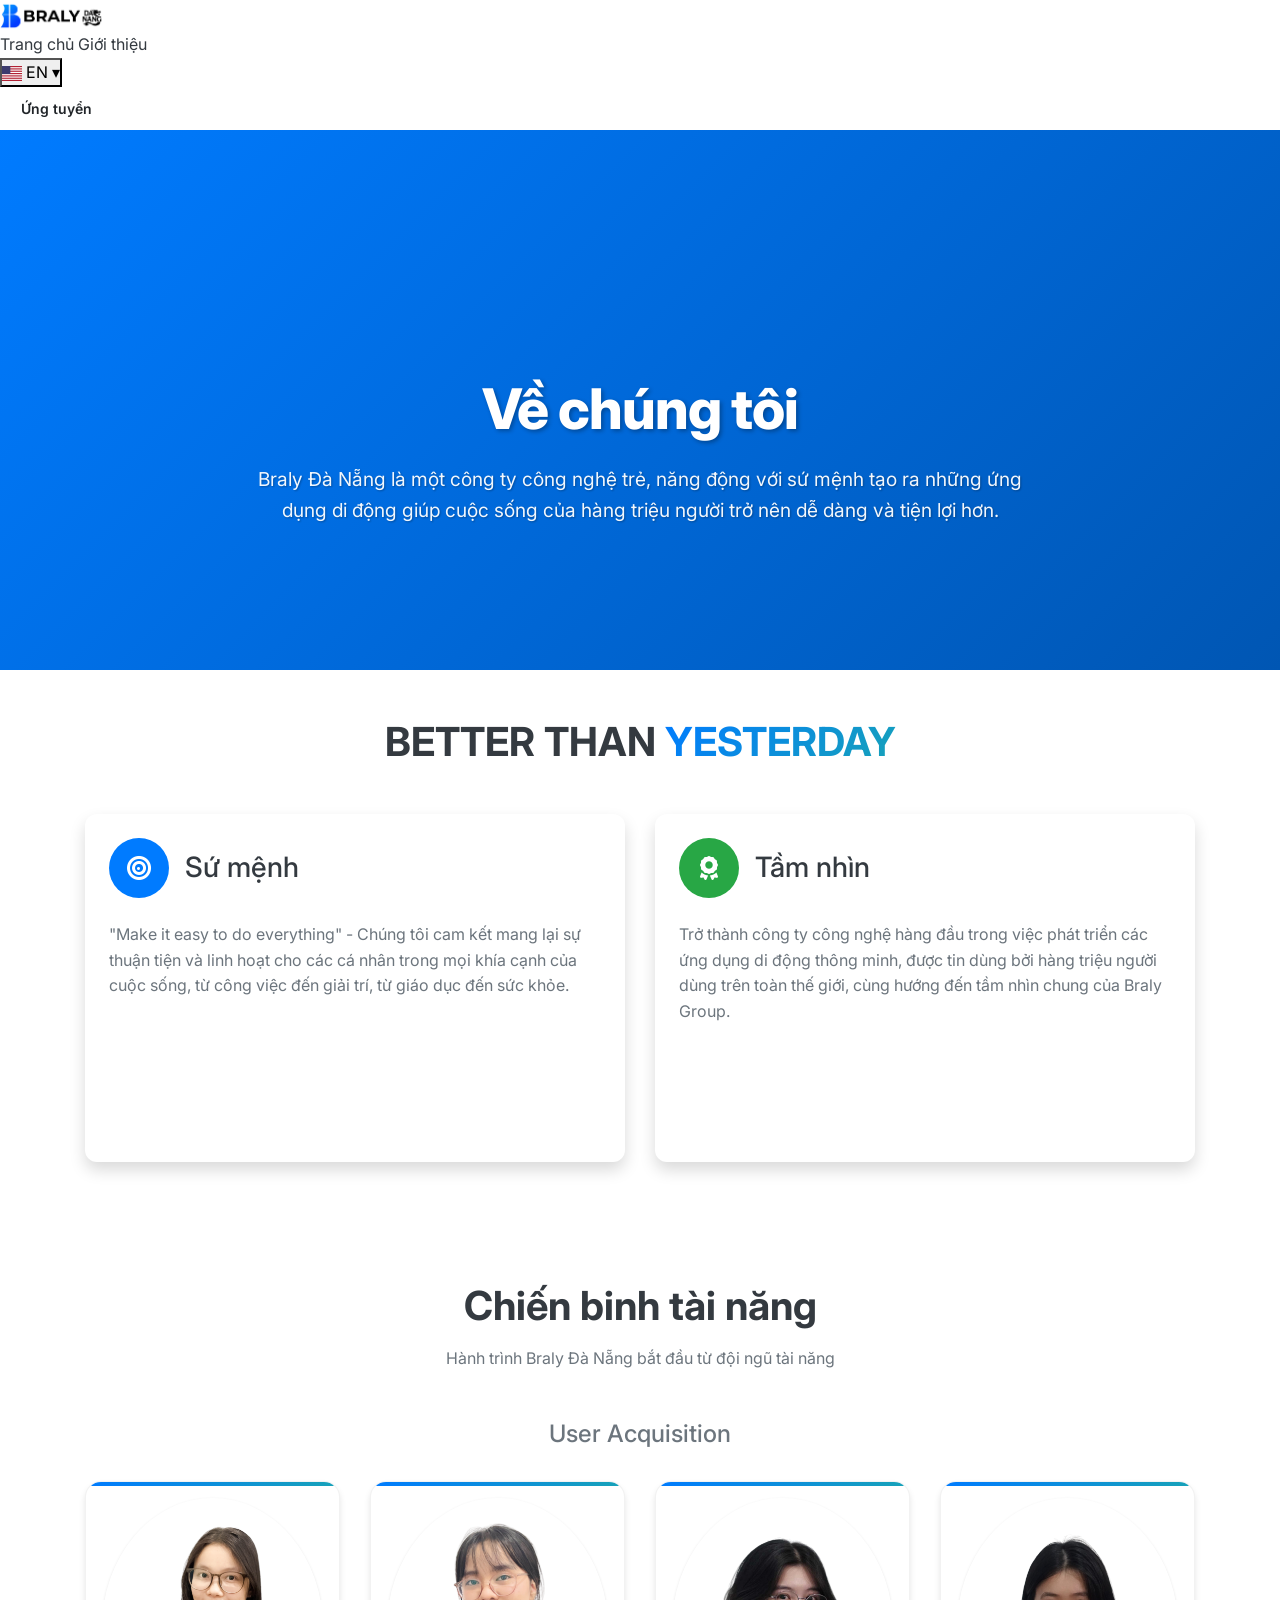
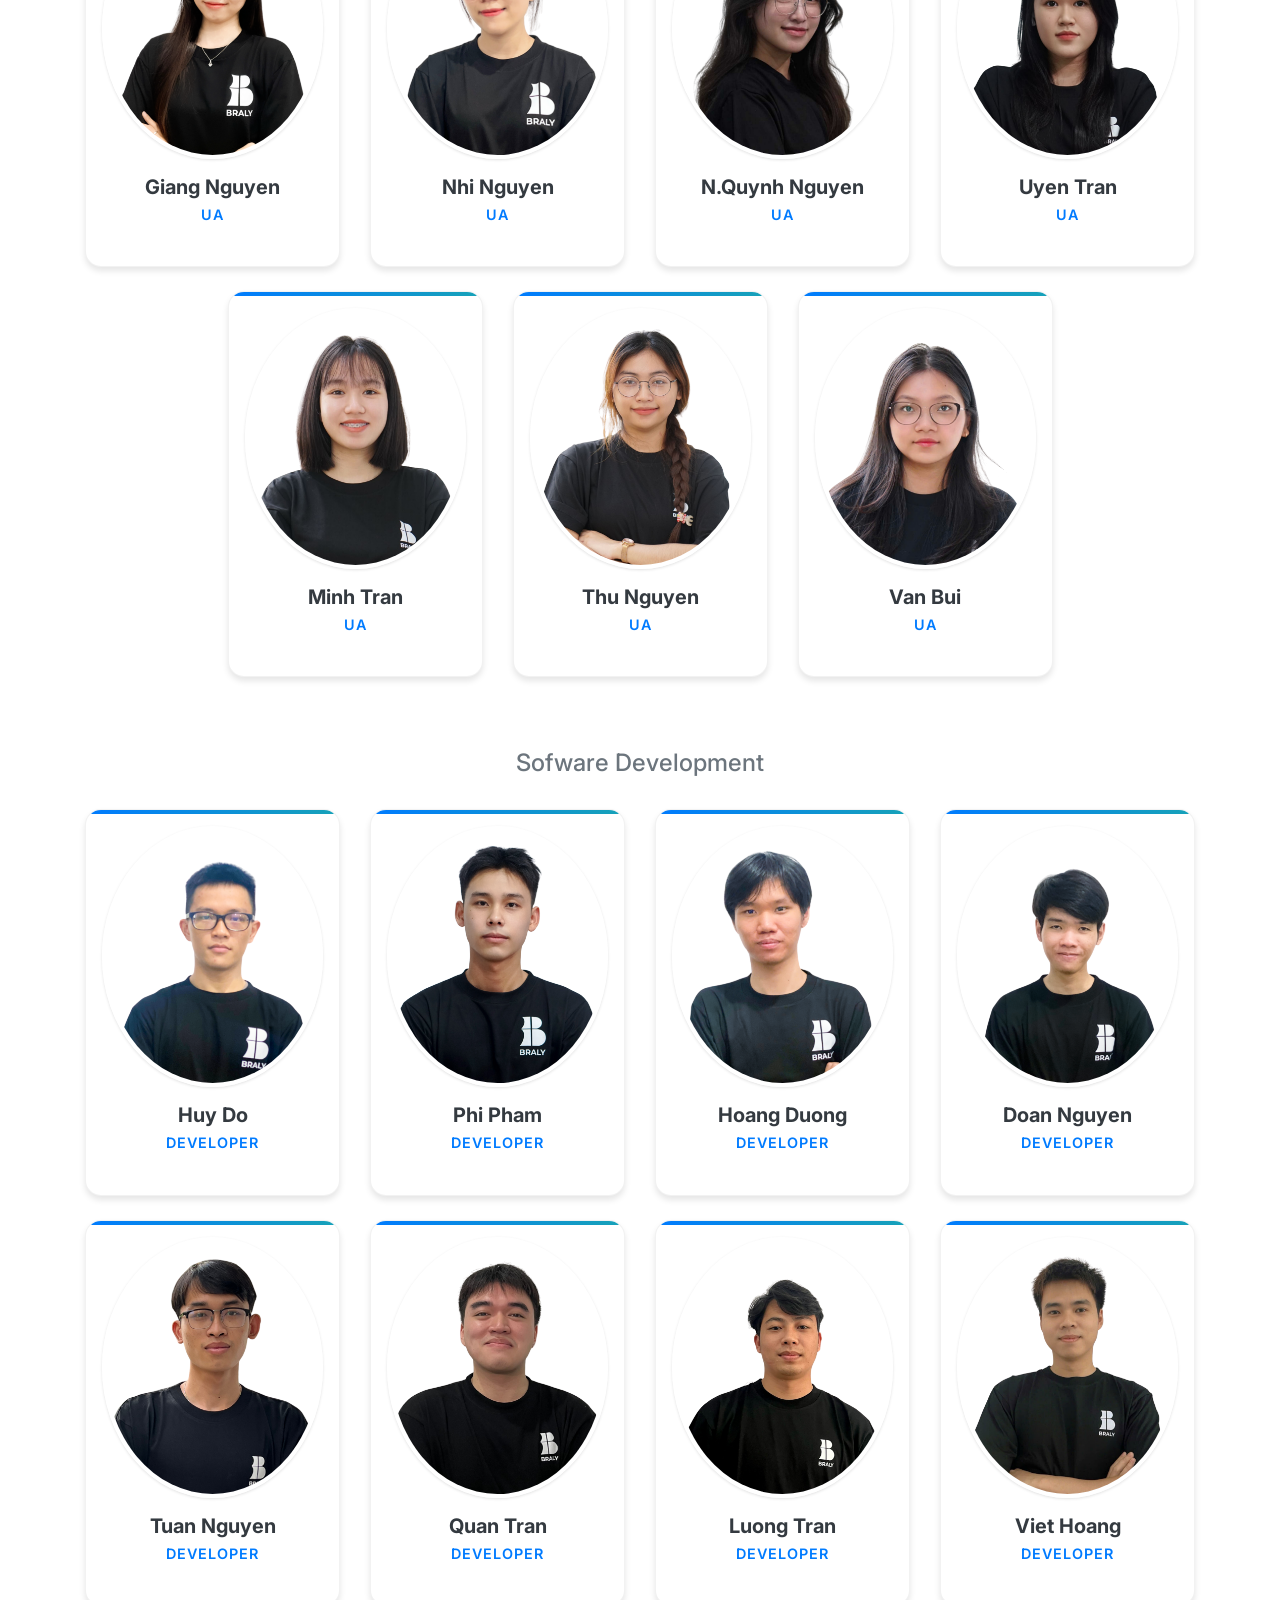
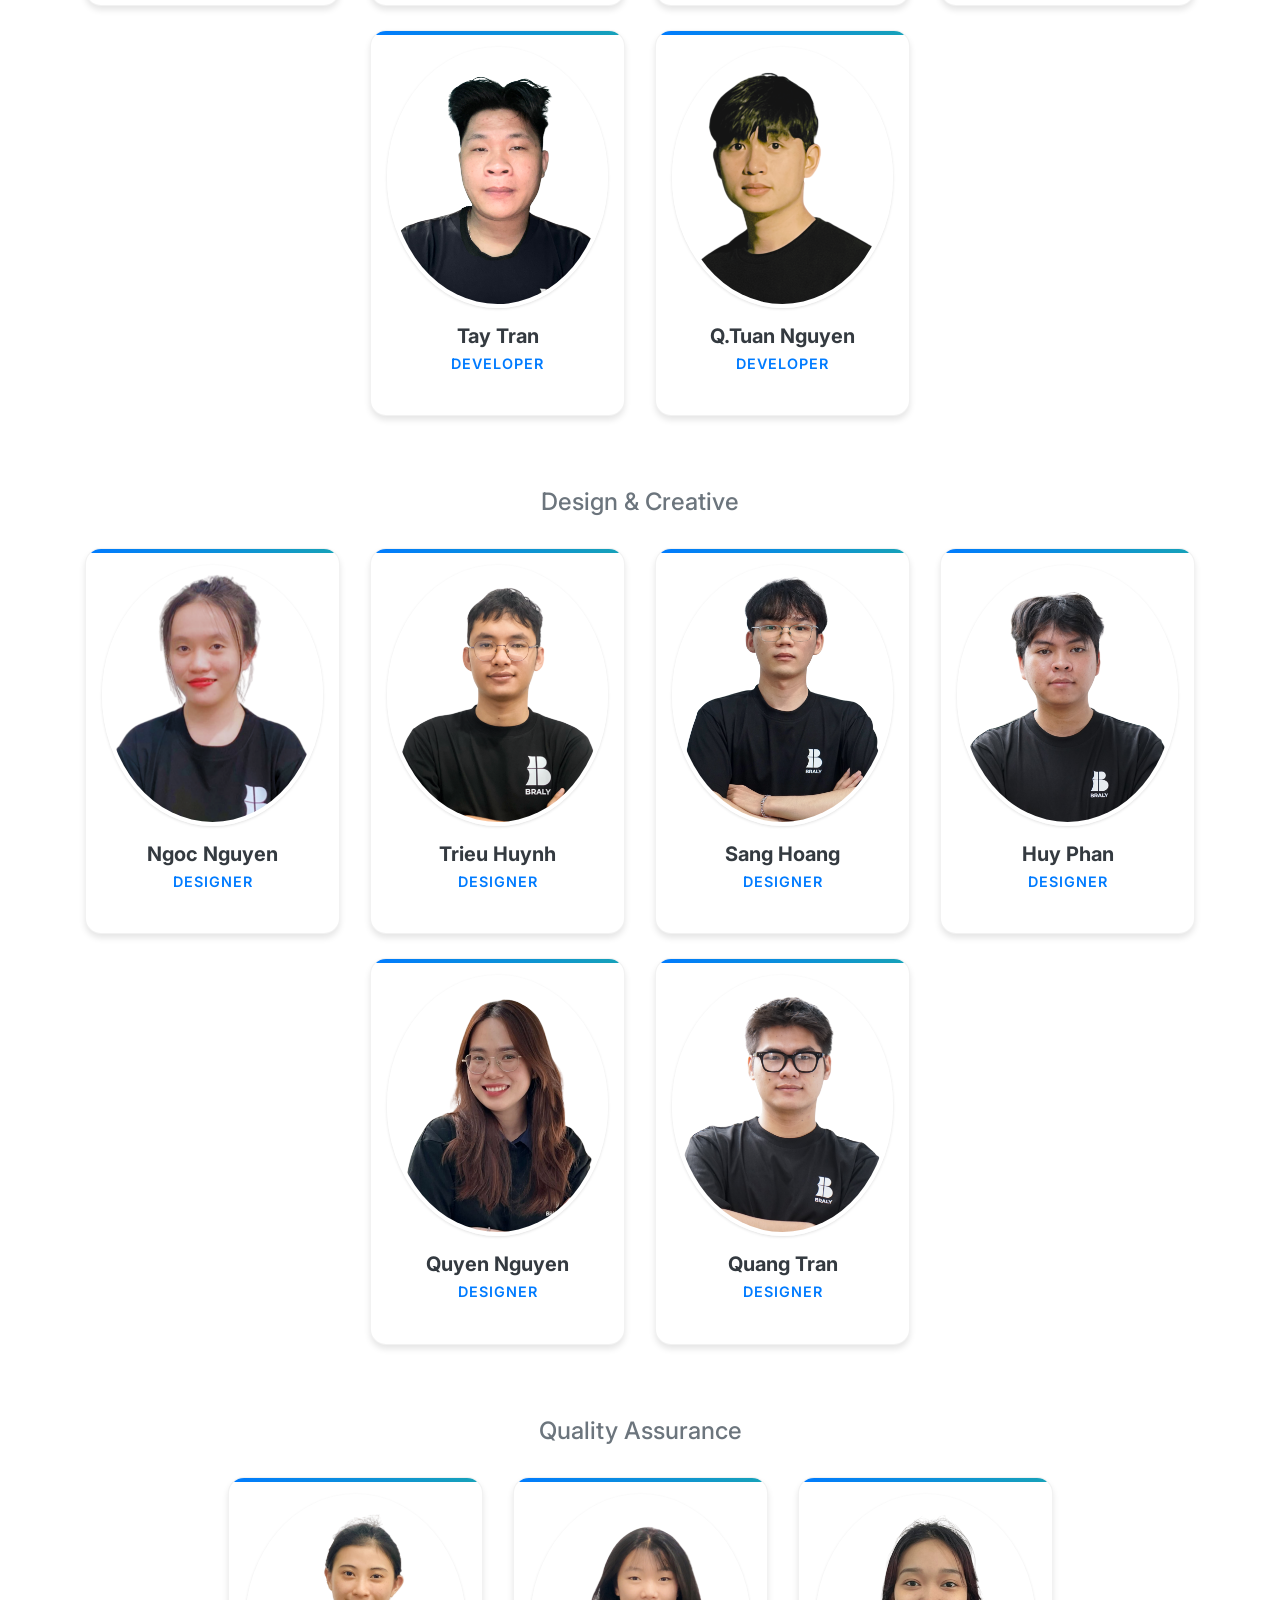
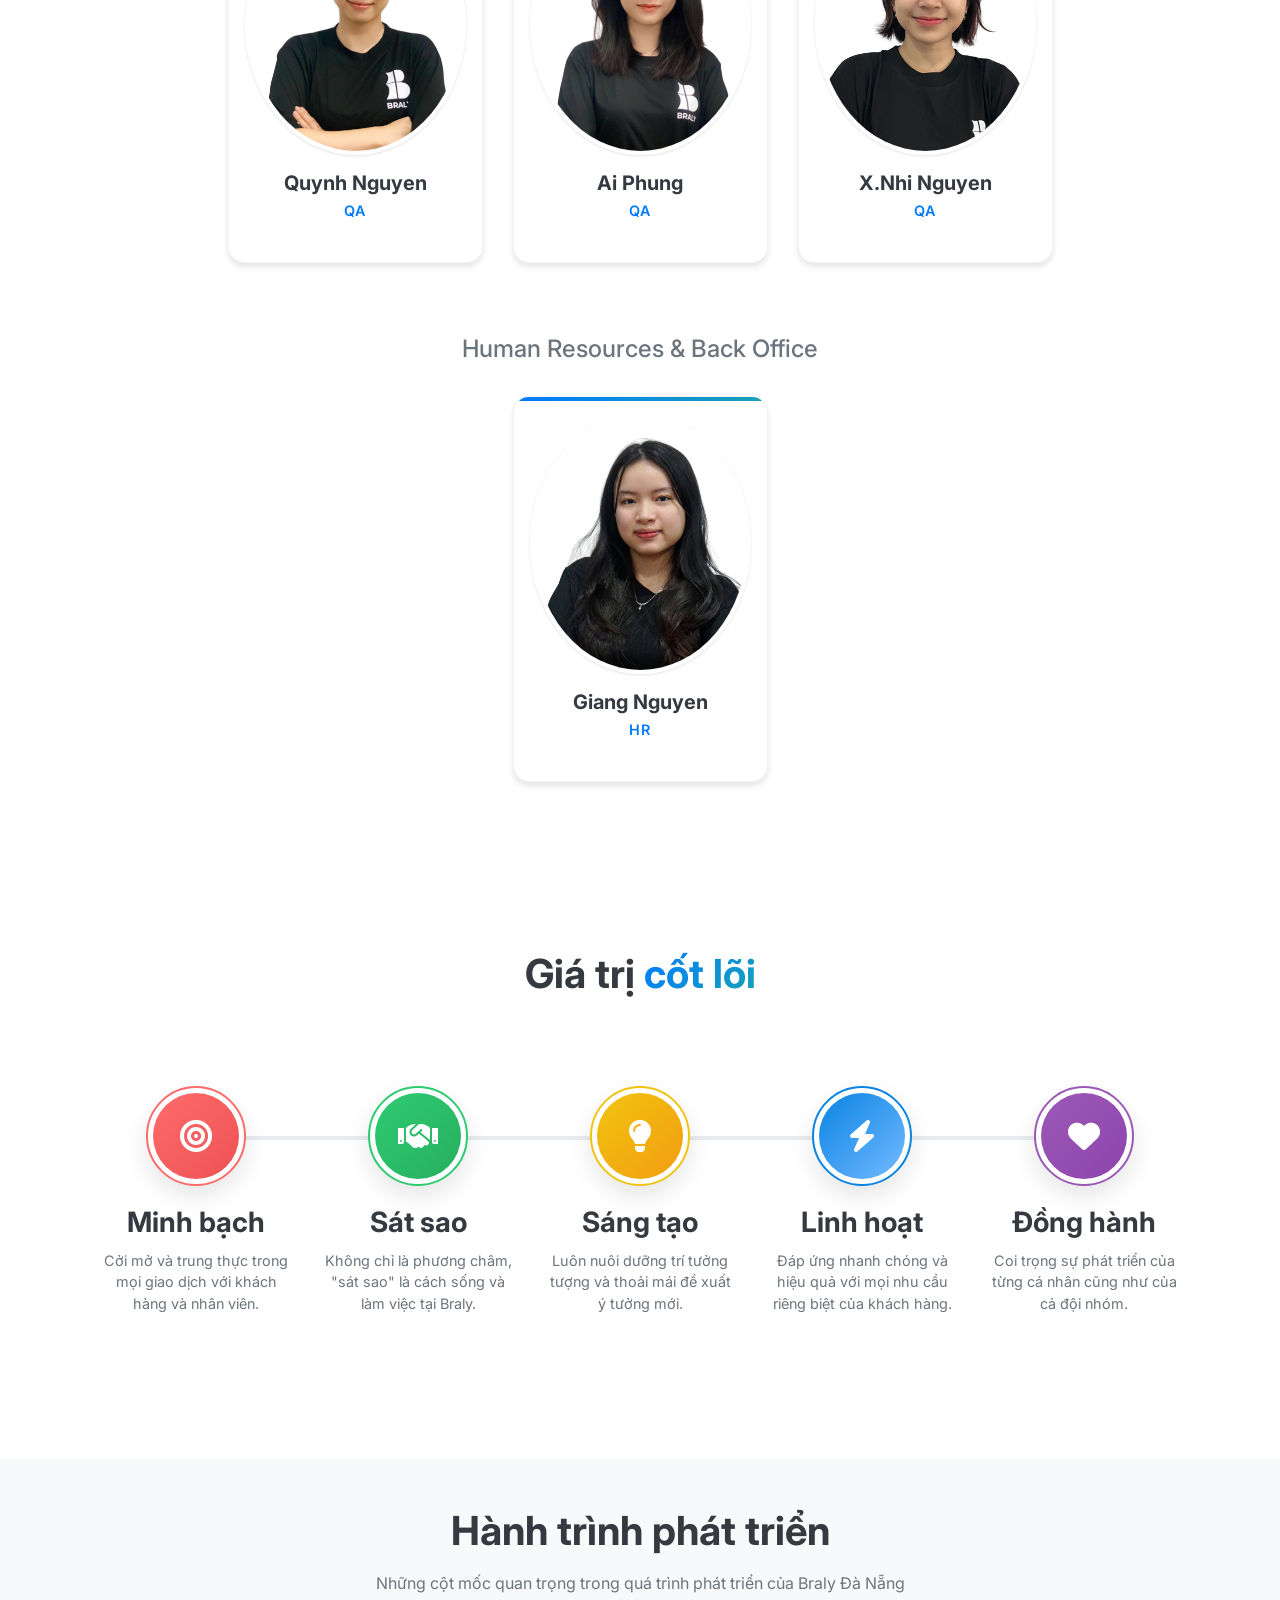
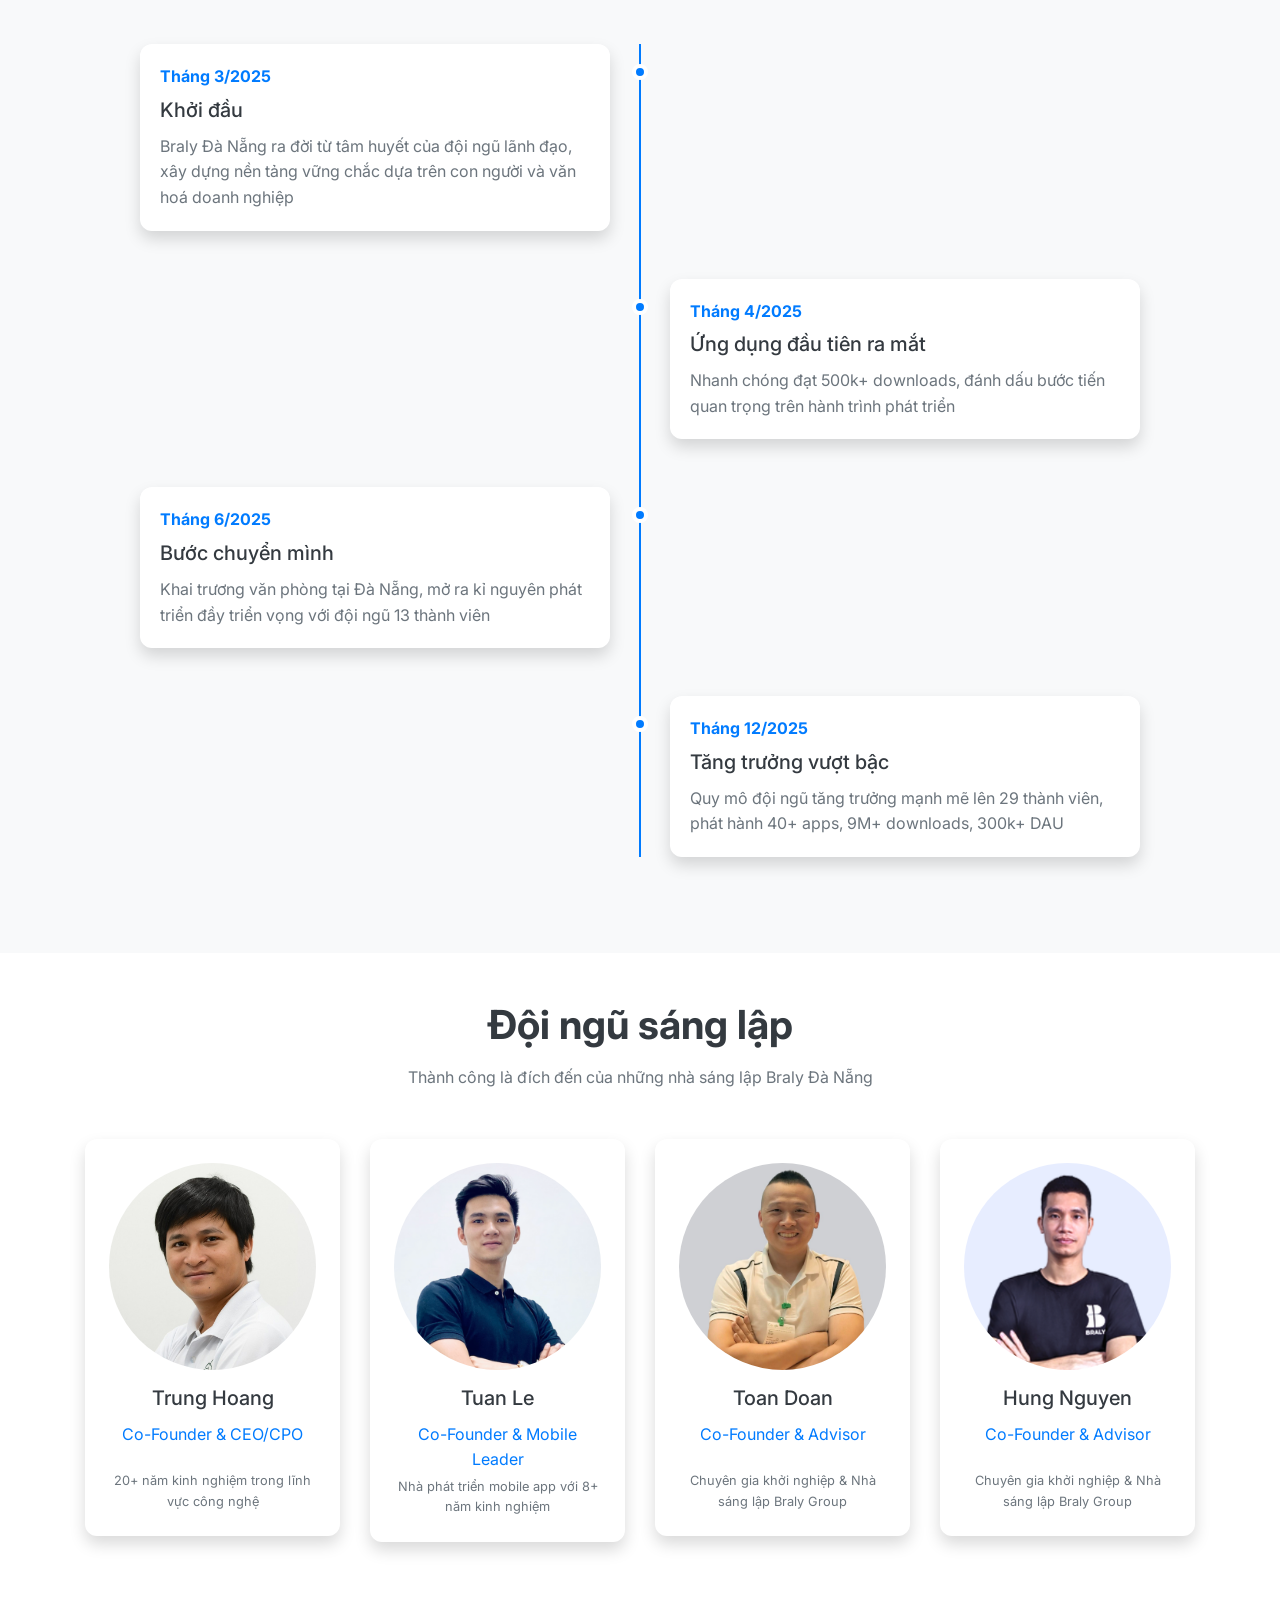
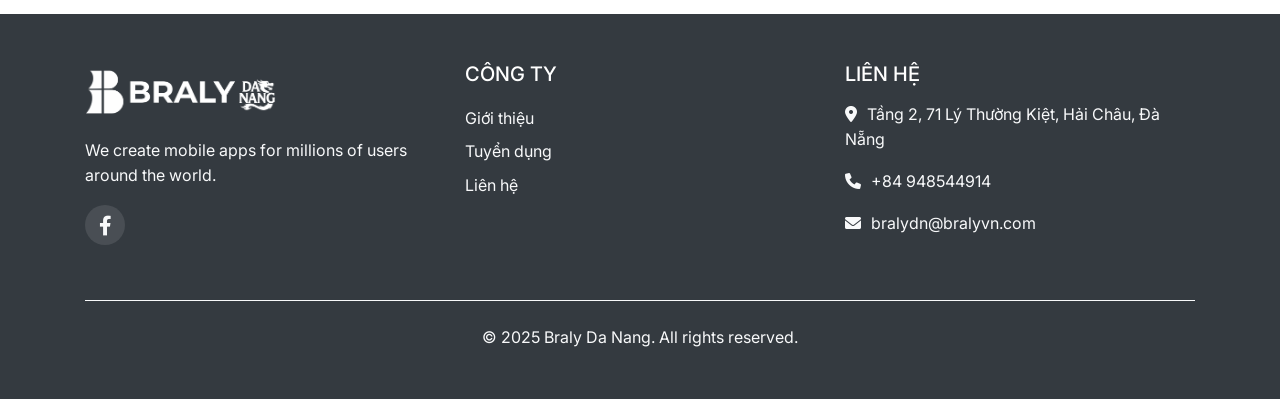
<file: about_old.html>
<!doctype html>
<html lang="vi">
   <head>
      <meta charset="UTF-8" />
      <meta name="viewport" content="width=device-width, initial-scale=1.0" />
      <title>Giới thiệu - Braly Danang</title>
      <!-- Favicon -->
      <link
         rel="icon"
         type="image/png"
         sizes="32x32"
         href="assets/images/favicon-32x32.png"
         />
      <link
         rel="icon"
         type="image/png"
         sizes="16x16"
         href="assets/images/favicon-16x16.png"
         />
      <!-- Bootstrap 4 CSS -->
      <link
         rel="stylesheet"
         href="https://stackpath.bootstrapcdn.com/bootstrap/4.5.2/css/bootstrap.min.css"
         />
      <!-- Font Awesome -->
      <link
         rel="stylesheet"
         href="https://cdnjs.cloudflare.com/ajax/libs/font-awesome/6.0.0/css/all.min.css"
         />
      <!-- Google Fonts -->
      <link
         href="https://fonts.googleapis.com/css2?family=Inter:wght@300;400;500;600;700;800&display=swap"
         rel="stylesheet"
         />
      <!-- Custom CSS -->
      <link rel="stylesheet" href="assets/css/style.css" />
   </head>
   <body>
      <!-- Navigation will be loaded here -->
      <div id="navigation-container"></div>
      <main>
         <!-- Hero Section -->
         <section
            class="hero-section-small bg-primary text-white d-flex align-items-center"
            >
            <div class="container text-center">
               <h1 class="hero-title mb-4">Về chúng tôi</h1>
               <p class="hero-subtitle">
                  Braly Đà Nẵng là một công ty công nghệ trẻ, năng động với sứ mệnh
                  tạo ra những ứng dụng di động giúp cuộc sống của hàng triệu người
                  trở nên dễ dàng và tiện lợi hơn.
               </p>
            </div>
         </section>
         <!-- Mission & Vision -->
         <section class="py-5">
            <div class="text-center mb-5">
               <h2 id="core-values-title" class="section-title">
                  BETTER THAN <span class="text-gradient">YESTERDAY</span>
               </h2>
            </div>
            <div class="container">
               <div class="row">
                  <div class="col-lg-6 mb-4">
                     <div class="card h-100 border-0 shadow">
                        <div class="card-body p-4" style="height: 348px">
                           <div class="d-flex align-items-center mb-4">
                              <div
                                 class="mission-icon bg-primary text-white rounded-circle mr-3"
                                 >
                                 <i class="fas fa-bullseye"></i>
                              </div>
                              <h3 class="mb-0">Sứ mệnh</h3>
                           </div>
                           <p class="text-muted">
                              "Make it easy to do everything" - Chúng tôi cam kết mang lại
                              sự thuận tiện và linh hoạt cho các cá nhân trong mọi khía
                              cạnh của cuộc sống, từ công việc đến giải trí, từ giáo dục
                              đến sức khỏe.
                           </p>
                        </div>
                     </div>
                  </div>
                  <div class="col-lg-6 mb-4">
                     <div class="card h-100 border-0 shadow">
                        <div class="card-body p-4">
                           <div class="d-flex align-items-center mb-4">
                              <div
                                 class="mission-icon bg-success text-white rounded-circle mr-3"
                                 >
                                 <i class="fas fa-award"></i>
                              </div>
                              <h3 class="mb-0">Tầm nhìn</h3>
                           </div>
                           <p class="text-muted">
                              Trở thành công ty công nghệ hàng đầu trong việc phát triển
                              các ứng dụng di động thông minh, được tin dùng bởi hàng
                              triệu người dùng trên toàn thế giới, cùng hướng đến tầm nhìn
                              chung của Braly Group.
                           </p>
                        </div>
                     </div>
                  </div>
               </div>
            </div>
         </section>
         <!-- Team Section -->
         <section class="py-5">
            <div class="container">
               <div class="text-center mb-5">
                  <h2 class="section-title">Chiến binh tài năng</h2>
                  <p class="text-muted">
                     Hành trình Braly Đà Nẵng bắt đầu từ đội ngũ tài năng
                  </p>
               </div>
               <!-- UA Section -->
               <div class="row justify-content-center mb-5">
                  <div class="col-12 text-center mb-4">
                     <h3 class="h4 text-muted">User Acquisition</h3>
                  </div>
                  <!-- Giang Nguyen -->
                  <div class="col-lg-3 col-md-6 mb-4">
                     <div class="team-card-modern">
                        <div class="team-image-wrapper">
                           <img
                              src="assets/images/new_Nhansu/Giang Nguyen_UA.png"
                              alt="Giang Nguyen"
                              />
                        </div>
                        <div class="team-info">
                           <h5 class="team-name">Giang Nguyen</h5>
                           <p class="team-role">UA</p>
                        </div>
                     </div>
                  </div>
                  <!-- Nhi Nguyen -->
                  <div class="col-lg-3 col-md-6 mb-4">
                     <div class="team-card-modern">
                        <div class="team-image-wrapper">
                           <img
                              src="assets/images/new_Nhansu/Nhi Nguyen_UA.png"
                              alt="Nhi Nguyen"
                              />
                        </div>
                        <div class="team-info">
                           <h5 class="team-name">Nhi Nguyen</h5>
                           <p class="team-role">UA</p>
                        </div>
                     </div>
                  </div>
                  <!-- N.Quynh Nguyen -->
                  <div class="col-lg-3 col-md-6 mb-4">
                     <div class="team-card-modern">
                        <div class="team-image-wrapper">
                           <img
                              src="assets/images/new_Nhansu/Quynh Nguyen_UA.png"
                              alt="N.Quynh Nguyen"
                              />
                        </div>
                        <div class="team-info">
                           <h5 class="team-name">N.Quynh Nguyen</h5>
                           <p class="team-role">UA</p>
                        </div>
                     </div>
                  </div>
                  <!-- Uyen Tran -->
                  <div class="col-lg-3 col-md-6 mb-4">
                     <div class="team-card-modern">
                        <div class="team-image-wrapper">
                           <img
                              src="assets/images/new_Nhansu/Uyen Tran_UA.png"
                              alt="Uyen Tran"
                              />
                        </div>
                        <div class="team-info">
                           <h5 class="team-name">Uyen Tran</h5>
                           <p class="team-role">UA</p>
                        </div>
                     </div>
                  </div>
                  <!-- Minh Tran -->
                  <div class="col-lg-3 col-md-6 mb-4">
                     <div class="team-card-modern">
                        <div class="team-image-wrapper">
                           <img
                              src="assets/images/new_Nhansu/Khanh Minh_UA.png"
                              alt="Minh Tran"
                              />
                        </div>
                        <div class="team-info">
                           <h5 class="team-name">Minh Tran</h5>
                           <p class="team-role">UA</p>
                        </div>
                     </div>
                  </div>
                  <!-- Thu Nguyen -->
                  <div class="col-lg-3 col-md-6 mb-4">
                     <div class="team-card-modern">
                        <div class="team-image-wrapper">
                           <img
                              src="assets/images/new_Nhansu/Minh Thư_UA.png"
                              alt="Thu Nguyen"
                              />
                        </div>
                        <div class="team-info">
                           <h5 class="team-name">Thu Nguyen</h5>
                           <p class="team-role">UA</p>
                        </div>
                     </div>
                  </div>
                  <!-- Van Bui -->
                  <div class="col-lg-3 col-md-6 mb-4">
                     <div class="team-card-modern">
                        <div class="team-image-wrapper">
                           <img
                              src="assets/images/new_Nhansu/Thao Van_UA.png"
                              alt="Ban Bui"
                              />
                        </div>
                        <div class="team-info">
                           <h5 class="team-name">Van Bui</h5>
                           <p class="team-role">UA</p>
                        </div>
                     </div>
                  </div>
               </div>
               <!-- Sofarware Development Section -->
               <div class="row justify-content-center mb-5">
                  <div class="col-12 text-center mb-4">
                     <h3 class="h4 text-muted">Sofware Development</h3>
                  </div>
                  <!-- Huy Do -->
                  <div class="col-lg-3 col-md-6 mb-4">
                     <div class="team-card-modern">
                        <div class="team-image-wrapper">
                           <img
                              src="assets/images/new_Nhansu/Huy Do_Dev.png"
                              alt="Huy Do"
                              />
                        </div>
                        <div class="team-info">
                           <h5 class="team-name">Huy Do</h5>
                           <p class="team-role">Developer</p>
                        </div>
                     </div>
                  </div>
                  <!-- Phi Pham -->
                  <div class="col-lg-3 col-md-6 mb-4">
                     <div class="team-card-modern">
                        <div class="team-image-wrapper">
                           <img
                              src="assets/images/new_Nhansu/Phi Pham_dev.png"
                              alt="Phi Pham"
                              />
                        </div>
                        <div class="team-info">
                           <h5 class="team-name">Phi Pham</h5>
                           <p class="team-role">Developer</p>
                        </div>
                     </div>
                  </div>
                  <!-- Hoang Duong -->
                  <div class="col-lg-3 col-md-6 mb-4">
                     <div class="team-card-modern">
                        <div class="team-image-wrapper">
                           <img
                              src="assets/images/new_Nhansu/Hoang Duong_Dev.png"
                              alt="Hoang Duong"
                              />
                        </div>
                        <div class="team-info">
                           <h5 class="team-name">Hoang Duong</h5>
                           <p class="team-role">Developer</p>
                        </div>
                     </div>
                  </div>
                  <!-- Doan Nguyen -->
                  <div class="col-lg-3 col-md-6 mb-4">
                     <div class="team-card-modern">
                        <div class="team-image-wrapper">
                           <img
                              src="assets/images/new_Nhansu/Doan Nguyen_Dev.png"
                              alt="Doan Nguyen"
                              />
                        </div>
                        <div class="team-info">
                           <h5 class="team-name">Doan Nguyen</h5>
                           <p class="team-role">Developer</p>
                        </div>
                     </div>
                  </div>
                  <!-- Tuan Nguyen -->
                  <div class="col-lg-3 col-md-6 mb-4">
                     <div class="team-card-modern">
                        <div class="team-image-wrapper">
                           <img
                              src="assets/images/new_Nhansu/Nhat Tuan_dev.png"
                              alt="Tuan Nguyen"
                              />
                        </div>
                        <div class="team-info">
                           <h5 class="team-name">Tuan Nguyen</h5>
                           <p class="team-role">Developer</p>
                        </div>
                     </div>
                  </div>
                  <!-- Quan Tran -->
                  <div class="col-lg-3 col-md-6 mb-4">
                     <div class="team-card-modern">
                        <div class="team-image-wrapper">
                           <img
                              src="assets/images/new_Nhansu/Minh Quan_dev.png"
                              alt="Quan Tran"
                              />
                        </div>
                        <div class="team-info">
                           <h5 class="team-name">Quan Tran</h5>
                           <p class="team-role">Developer</p>
                        </div>
                     </div>
                  </div>
                  <!-- Luong Tran -->
                  <div class="col-lg-3 col-md-6 mb-4">
                     <div class="team-card-modern">
                        <div class="team-image-wrapper">
                           <img
                              src="assets/images/new_Nhansu/Luong Tran_dev.png"
                              alt="Luong Tran"
                              />
                        </div>
                        <div class="team-info">
                           <h5 class="team-name">Luong Tran</h5>
                           <p class="team-role">Developer</p>
                        </div>
                     </div>
                  </div>
                  <!-- Viet Hoang -->
                  <div class="col-lg-3 col-md-6 mb-4">
                     <div class="team-card-modern">
                        <div class="team-image-wrapper">
                           <img
                              src="assets/images/new_Nhansu/Quang Viet_dev.png"
                              alt="Viet Hoang"
                              />
                        </div>
                        <div class="team-info">
                           <h5 class="team-name">Viet Hoang</h5>
                           <p class="team-role">Developer</p>
                        </div>
                     </div>
                  </div>
                  <!-- Tay Tran -->
                  <div class="col-lg-3 col-md-6 mb-4">
                     <div class="team-card-modern">
                        <div class="team-image-wrapper">
                           <img
                              src="assets/images/new_Nhansu/Tay Tran_dev.png"
                              alt="Tay Tran"
                              />
                        </div>
                        <div class="team-info">
                           <h5 class="team-name">Tay Tran</h5>
                           <p class="team-role">Developer</p>
                        </div>
                     </div>
                  </div>
                  <!-- Q.Tuan Nguyen -->
                  <div class="col-lg-3 col-md-6 mb-4">
                     <div class="team-card-modern">
                        <div class="team-image-wrapper">
                           <img
                              src="assets/images/new_Nhansu/Quoc Tuan_dev.png"
                              alt="Q.Tuan Nguyen"
                              />
                        </div>
                        <div class="team-info">
                           <h5 class="team-name">Q.Tuan Nguyen</h5>
                           <p class="team-role">Developer</p>
                        </div>
                     </div>
                  </div>
               </div>
               <!-- Design Section -->
               <div class="row justify-content-center mb-5">
                  <div class="col-12 text-center mb-4">
                     <h3 class="h4 text-muted">Design & Creative</h3>
                  </div>
                  <!-- Ngoc Nguyen -->
                  <div class="col-lg-3 col-md-6 mb-4">
                     <div class="team-card-modern">
                        <div class="team-image-wrapper">
                           <img
                              src="assets/images/new_Nhansu/Ngoc Nguyen_Des.png"
                              alt="Ngoc Nguyen"
                              />
                        </div>
                        <div class="team-info">
                           <h5 class="team-name">Ngoc Nguyen</h5>
                           <p class="team-role">Designer</p>
                        </div>
                     </div>
                  </div>
                  <!-- Trieu Huynh -->
                  <div class="col-lg-3 col-md-6 mb-4">
                     <div class="team-card-modern">
                        <div class="team-image-wrapper">
                           <img
                              src="assets/images/new_Nhansu/Trieu Huynh_des.png"
                              alt="Trieu Huynh"
                              />
                        </div>
                        <div class="team-info">
                           <h5 class="team-name">Trieu Huynh</h5>
                           <p class="team-role">Designer</p>
                        </div>
                     </div>
                  </div>
                  <!-- Sang Hoang -->
                  <div class="col-lg-3 col-md-6 mb-4">
                     <div class="team-card-modern">
                        <div class="team-image-wrapper">
                           <img
                              src="assets/images/new_Nhansu/Sang Hoang_des.png"
                              alt="Sang Hoang"
                              />
                        </div>
                        <div class="team-info">
                           <h5 class="team-name">Sang Hoang</h5>
                           <p class="team-role">Designer</p>
                        </div>
                     </div>
                  </div>
                  <!-- Huy Phan -->
                  <div class="col-lg-3 col-md-6 mb-4">
                     <div class="team-card-modern">
                        <div class="team-image-wrapper">
                           <img
                              src="assets/images/new_Nhansu/Quang Huy_des.png"
                              alt="Huy Phan"
                              />
                        </div>
                        <div class="team-info">
                           <h5 class="team-name">Huy Phan</h5>
                           <p class="team-role">Designer</p>
                        </div>
                     </div>
                  </div>
                  <!-- Quyen Nguyen -->
                  <div class="col-lg-3 col-md-6 mb-4">
                     <div class="team-card-modern">
                        <div class="team-image-wrapper">
                           <img
                              src="assets/images/new_Nhansu/Thuc Quyen_des.png"
                              alt="Quyen Nguyen"
                              />
                        </div>
                        <div class="team-info">
                           <h5 class="team-name">Quyen Nguyen</h5>
                           <p class="team-role">Designer</p>
                        </div>
                     </div>
                  </div>
                  <!-- Quang Tran -->
                  <div class="col-lg-3 col-md-6 mb-4">
                     <div class="team-card-modern">
                        <div class="team-image-wrapper">
                           <img
                              src="assets/images/new_Nhansu/Quang Tran_Des.png"
                              alt="Quang Tran"
                              />
                        </div>
                        <div class="team-info">
                           <h5 class="team-name">Quang Tran</h5>
                           <p class="team-role">Designer</p>
                        </div>
                     </div>
                  </div>
               </div>
               <!-- Quality Assurance Section -->
               <div class="row justify-content-center mb-5">
                  <div class="col-12 text-center mb-4">
                     <h3 class="h4 text-muted">Quality Assurance</h3>
                  </div>
                  <!-- Quynh Nguyen -->
                  <div class="col-lg-3 col-md-6 mb-4">
                     <div class="team-card-modern">
                        <div class="team-image-wrapper">
                           <img
                              src="assets/images/new_Nhansu/Quynh Nguyen_QA.png"
                              alt="Quynh Nguyen"
                              />
                        </div>
                        <div class="team-info">
                           <h5 class="team-name">Quynh Nguyen</h5>
                           <p class="team-role">QA</p>
                        </div>
                     </div>
                  </div>
                  <!-- Ai Phung -->
                  <div class="col-lg-3 col-md-6 mb-4">
                     <div class="team-card-modern">
                        <div class="team-image-wrapper">
                           <img
                              src="assets/images/new_Nhansu/Ai Phung_QA.png"
                              alt="Ai Phung"
                              />
                        </div>
                        <div class="team-info">
                           <h5 class="team-name">Ai Phung</h5>
                           <p class="team-role">QA</p>
                        </div>
                     </div>
                  </div>
                  <!-- X.Nhi Nguyen -->
                  <div class="col-lg-3 col-md-6 mb-4">
                     <div class="team-card-modern">
                        <div class="team-image-wrapper">
                           <img
                              src="assets/images/new_Nhansu/Xuan Nhi_QA.png"
                              alt="X.Nhi Nguyen"
                              />
                        </div>
                        <div class="team-info">
                           <h5 class="team-name">X.Nhi Nguyen</h5>
                           <p class="team-role">QA</p>
                        </div>
                     </div>
                  </div>
               </div>
               <!-- Human Resources & Back Office Section -->
               <div class="row justify-content-center mb-5">
                  <div class="col-12 text-center mb-4">
                     <h3 class="h4 text-muted">Human Resources & Back Office</h3>
                  </div>
                  <!-- Giang Nguyen -->
                  <div class="col-lg-3 col-md-6 mb-4">
                     <div class="team-card-modern">
                        <div class="team-image-wrapper">
                           <img
                              src="assets/images/new_Nhansu/Giang Nguyen_HR.png"
                              alt="Giang Nguyen"
                              />
                        </div>
                        <div class="team-info">
                           <h5 class="team-name">Giang Nguyen</h5>
                           <p class="team-role">HR</p>
                        </div>
                     </div>
                  </div>
               </div>
            </div>
         </section>
         <!-- Core Values Section -->
         <section class="py-5 bg-white" aria-labelledby="core-values-title">
            <div class="container">
               <div class="text-center mb-5">
                  <h2 id="core-values-title" class="section-title">
                     Giá trị <span class="text-gradient">cốt lõi</span>
                  </h2>
               </div>
               <!-- Main Featured Value -->
               <!-- Connected Flow Core Values -->
               <div class="process-flow-container">
                  <!-- Step 1: Minh bach -->
                  <div class="process-step step-1">
                     <div class="process-icon-wrapper">
                        <div class="process-icon-inner">
                           <i class="fas fa-bullseye"></i>
                        </div>
                     </div>
                     <h3 class="process-title">Minh bạch</h3>
                     <p class="process-desc">
                        Cởi mở và trung thực trong mọi giao dịch với khách hàng và nhân
                        viên.
                     </p>
                  </div>
                  <!-- Step 2: Sat sao -->
                  <div class="process-step step-2">
                     <div class="process-icon-wrapper">
                        <div class="process-icon-inner">
                           <i class="fas fa-handshake"></i>
                        </div>
                     </div>
                     <h3 class="process-title">Sát sao</h3>
                     <p class="process-desc">
                        Không chỉ là phương châm, "sát sao" là cách sống và làm việc tại
                        Braly.
                     </p>
                  </div>
                  <!-- Step 3: Sang tao -->
                  <div class="process-step step-3">
                     <div class="process-icon-wrapper">
                        <div class="process-icon-inner">
                           <i class="fas fa-lightbulb"></i>
                        </div>
                     </div>
                     <h3 class="process-title">Sáng tạo</h3>
                     <p class="process-desc">
                        Luôn nuôi dưỡng trí tưởng tượng và thoải mái đề xuất ý tưởng
                        mới.
                     </p>
                  </div>
                  <!-- Step 4: Linh hoat -->
                  <div class="process-step step-4">
                     <div class="process-icon-wrapper">
                        <div class="process-icon-inner">
                           <i class="fas fa-bolt"></i>
                        </div>
                     </div>
                     <h3 class="process-title">Linh hoạt</h3>
                     <p class="process-desc">
                        Đáp ứng nhanh chóng và hiệu quả với mọi nhu cầu riêng biệt của
                        khách hàng.
                     </p>
                  </div>
                  <!-- Step 5: Dong hanh -->
                  <div class="process-step step-5">
                     <div class="process-icon-wrapper">
                        <div class="process-icon-inner">
                           <i class="fas fa-heart"></i>
                        </div>
                     </div>
                     <h3 class="process-title">Đồng hành</h3>
                     <p class="process-desc">
                        Coi trọng sự phát triển của từng cá nhân cũng như của cả đội
                        nhóm.
                     </p>
                  </div>
               </div>
            </div>
         </section>
         <!-- Timeline -->
         <section class="py-5 bg-light">
            <div class="container">
               <div class="text-center mb-5">
                  <h2 class="section-title">Hành trình phát triển</h2>
                  <p class="text-muted">
                     Những cột mốc quan trọng trong quá trình phát triển của Braly Đà
                     Nẵng
                  </p>
               </div>
               <div class="timeline">
                  <div class="timeline-item">
                     <div class="timeline-marker bg-primary"></div>
                     <div class="timeline-content">
                        <div class="card border-0 shadow">
                           <div class="card-body">
                              <div
                                 class="timeline-year text-primary font-weight-bold mb-2"
                                 >
                                 Tháng 3/2025
                              </div>
                              <h5 class="card-title">Khởi đầu</h5>
                              <p class="card-text text-muted">
                                 Braly Đà Nẵng ra đời từ tâm huyết của đội ngũ lãnh đạo,
                                 xây dựng nền tảng vững chắc dựa trên con người và văn hoá
                                 doanh nghiệp
                              </p>
                           </div>
                        </div>
                     </div>
                  </div>
                  <div class="timeline-item">
                     <div class="timeline-marker bg-primary"></div>
                     <div class="timeline-content">
                        <div class="card border-0 shadow">
                           <div class="card-body">
                              <div
                                 class="timeline-year text-primary font-weight-bold mb-2"
                                 >
                                 Tháng 4/2025
                              </div>
                              <h5 class="card-title">Ứng dụng đầu tiên ra mắt</h5>
                              <p class="card-text text-muted">
                                 Nhanh chóng đạt 500k+ downloads, đánh dấu bước tiến quan
                                 trọng trên hành trình phát triển
                              </p>
                           </div>
                        </div>
                     </div>
                  </div>
                  <div class="timeline-item">
                     <div class="timeline-marker bg-primary"></div>
                     <div class="timeline-content">
                        <div class="card border-0 shadow">
                           <div class="card-body">
                              <div
                                 class="timeline-year text-primary font-weight-bold mb-2"
                                 >
                                 Tháng 6/2025
                              </div>
                              <h5 class="card-title">Bước chuyển mình</h5>
                              <p class="card-text text-muted">
                                 Khai trương văn phòng tại Đà Nẵng, mở ra kỉ nguyên phát
                                 triển đầy triển vọng với đội ngũ 13 thành viên
                              </p>
                           </div>
                        </div>
                     </div>
                  </div>
                  <div class="timeline-item">
                     <div class="timeline-marker bg-primary"></div>
                     <div class="timeline-content">
                        <div class="card border-0 shadow">
                           <div class="card-body">
                              <div
                                 class="timeline-year text-primary font-weight-bold mb-2"
                                 >
                                 Tháng 12/2025
                              </div>
                              <h5 class="card-title">Tăng trưởng vượt bậc</h5>
                              <p class="card-text text-muted">
                                 Quy mô đội ngũ tăng trưởng mạnh mẽ lên 29 thành viên, phát hành 40+ apps, 9M+ downloads, 300k+ DAU
                              </p>
                           </div>
                        </div>
                     </div>
                  </div>
               </div>
            </div>
         </section>
         <!-- Leaders Section -->
         <section class="py-5">
            <div class="container">
               <div class="text-center mb-5">
                  <h2 class="section-title">Đội ngũ sáng lập</h2>
                  <p class="text-muted">
                     Thành công là đích đến của những nhà sáng lập Braly Đà Nẵng
                  </p>
               </div>
               <div class="row justify-content-center">
                  <div class="col-lg-3 col-md-6 mb-4">
                     <div class="card team-card border-0 shadow text-center">
                        <div class="card-body p-4">
                           <div class="team-avatar mx-auto mb-3">
                              <img
                                 src="./assets/images/trunghn.png"
                                 alt="Team Member"
                                 class="img-fluid rounded-circle"
                                 />
                           </div>
                           <h5 class="card-title">Trung Hoang</h5>
                           <p class="text-primary mb-4">Co-Founder & CEO/CPO</p>
                           <p class="card-text text-muted small">
                              20+ năm kinh nghiệm trong lĩnh vực công nghệ
                           </p>
                        </div>
                     </div>
                  </div>
                  <div class="col-lg-3 col-md-6 mb-4">
                     <div class="card team-card border-0 shadow text-center">
                        <div class="card-body p-4">
                           <div class="team-avatar mx-auto mb-3">
                              <img
                                 src="./assets/images/image (5).png"
                                 alt="Team Member"
                                 class="img-fluid rounded-circle"
                                 />
                           </div>
                           <h5 class="card-title">Tuan Le</h5>
                           <p class="text-primary mb-1">Co-Founder & Mobile Leader</p>
                           <p class="card-text text-muted small">
                              Nhà phát triển mobile app với 8+ năm kinh nghiệm
                           </p>
                        </div>
                     </div>
                  </div>
                  <div class="col-lg-3 col-md-6 mb-4">
                     <div class="card team-card border-0 shadow text-center">
                        <div class="card-body p-4">
                           <div class="team-avatar mx-auto mb-3">
                              <img
                                 src="./assets/images/anh.png"
                                 alt="Team Member"
                                 class="img-fluid rounded-circle"
                                 />
                           </div>
                           <h5 class="card-title">Toan Doan</h5>
                           <p class="text-primary mb-4">Co-Founder & Advisor</p>
                           <p class="card-text text-muted small">
                              Chuyên gia khởi nghiệp & Nhà sáng lập Braly Group
                           </p>
                        </div>
                     </div>
                  </div>
                  <div class="col-lg-3 col-md-6 mb-4">
                     <div class="card team-card border-0 shadow text-center">
                        <div class="card-body p-4">
                           <div class="team-avatar mx-auto mb-3">
                              <img
                                 src="./assets/images/image (7).png"
                                 alt="Team Member"
                                 class="img-fluid rounded-circle"
                                 />
                           </div>
                           <h5 class="card-title">Hung Nguyen</h5>
                           <p class="text-primary mb-4">Co-Founder & Advisor</p>
                           <p class="card-text text-muted small">
                              Chuyên gia khởi nghiệp & Nhà sáng lập Braly Group
                           </p>
                        </div>
                     </div>
                  </div>
               </div>
            </div>
         </section>
         <!-- Stats Section -->
         <!-- <section class="py-5 bg-primary text-white">
            <div class="container">
                <div class="row text-center">
                    <div class="col-lg-3 col-md-6 mb-4 mb-lg-0">
                        <div class="stat-item">
                            <div class="stat-number">50+</div>
                            <div class="stat-label">Nhân sự</div>
                        </div>
                    </div>
                    <div class="col-lg-3 col-md-6 mb-4 mb-lg-0">
                        <div class="stat-item">
                            <div class="stat-number">40+</div>
                            <div class="stat-label">Sản phẩm</div>
                        </div>
                    </div>
                    <div class="col-lg-3 col-md-6 mb-4 mb-lg-0">
                        <div class="stat-item">
                            <div class="stat-number">1M+</div>
                            <div class="stat-label">Người sử dụng hàng ngày</div>
                        </div>
                    </div>
            
                    
                </div>
            </div>
            </section> -->
      </main>
      <!-- Footer will be loaded here -->
      <div id="footer-container"></div>
      <!-- Back to Top Button -->
      <button id="backToTop" class="btn btn-primary back-to-top">
      <i class="fas fa-chevron-up"></i>
      </button>
      <!-- Bootstrap 4 JS -->
      <script src="https://code.jquery.com/jquery-3.5.1.min.js"></script>
      <script src="https://cdn.jsdelivr.net/npm/popper.js@1.16.1/dist/umd/popper.min.js"></script>
      <script src="https://stackpath.bootstrapcdn.com/bootstrap/4.5.2/js/bootstrap.min.js"></script>
      <!-- Custom JS -->
      <script src="assets/js/main.js"></script>
      <script src="assets/js/navigation.js"></script>
      <script src="assets/js/footer.js"></script>
   </body>
</html>
</file>
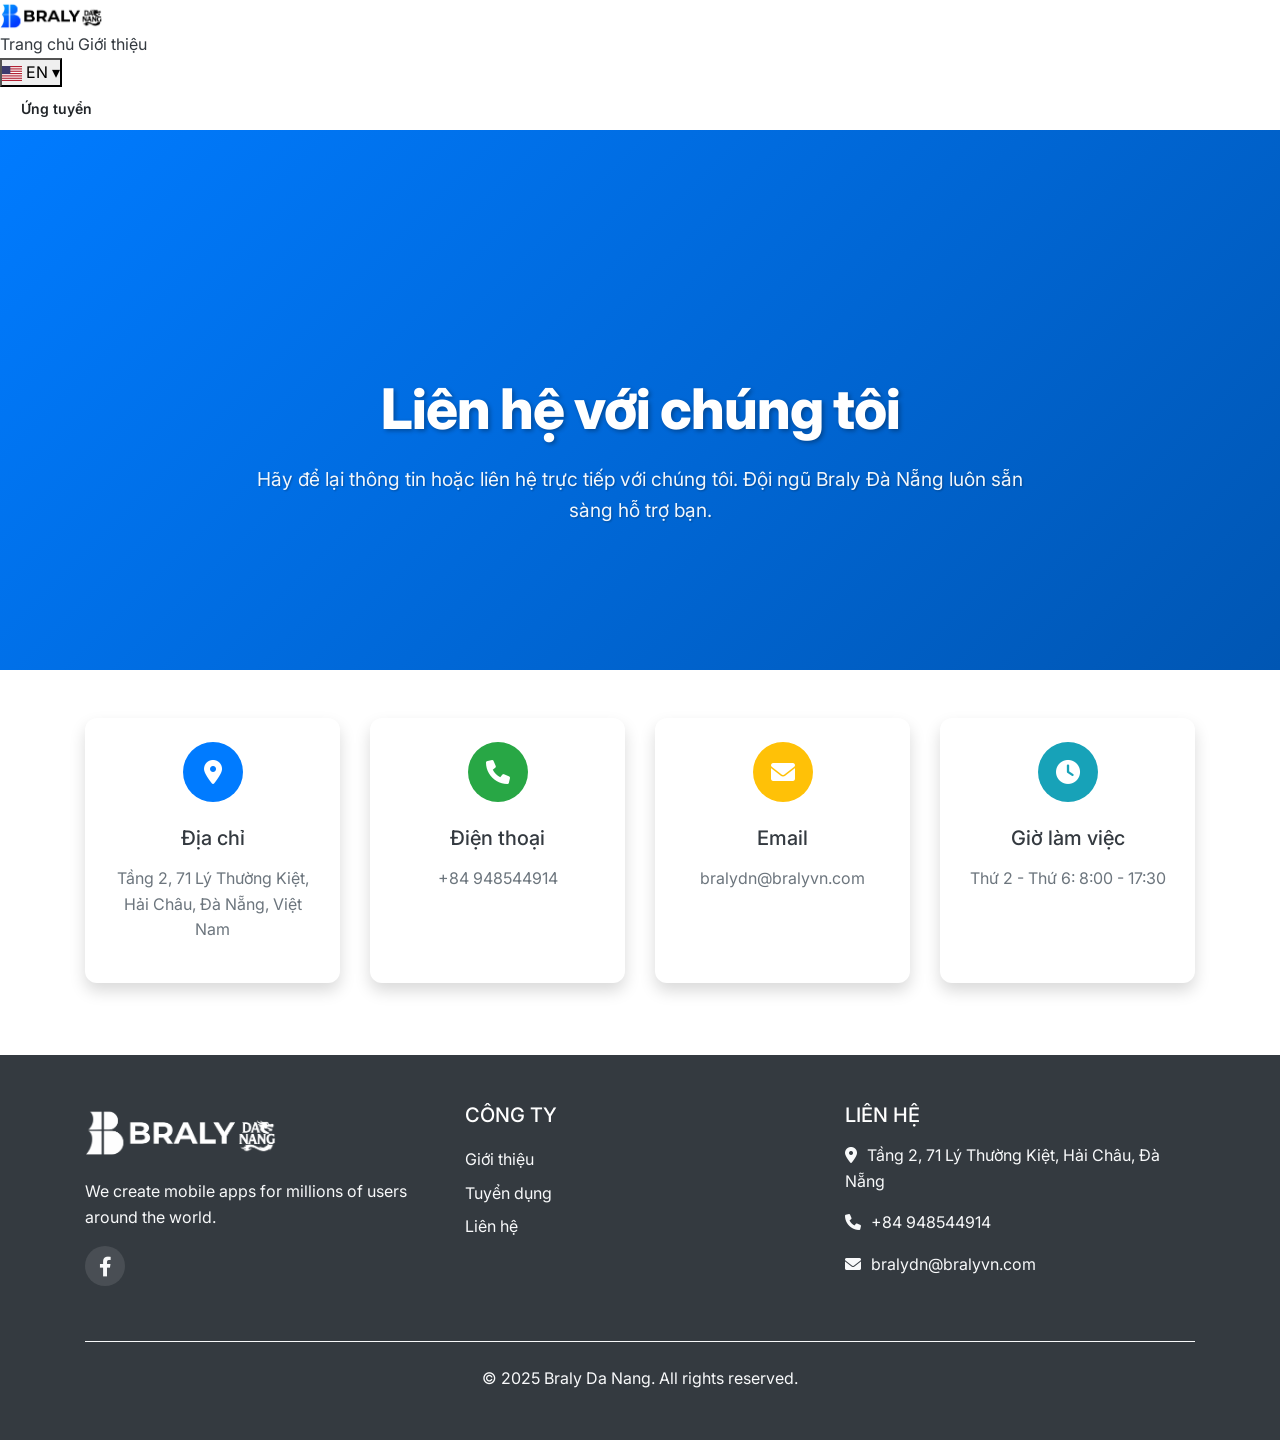
<file: contact_old.html>
<!DOCTYPE html>
<html lang="vi">
<head>
    <meta charset="UTF-8">
    <meta name="viewport" content="width=device-width, initial-scale=1.0">
    <title>Liên hệ - Braly Danang</title>

    <!-- Favicon -->
    <link rel="icon" type="image/png" sizes="32x32" href="assets/images/favicon-32x32.png">
    <link rel="icon" type="image/png" sizes="16x16" href="assets/images/favicon-16x16.png">
    
    <!-- Bootstrap 4 CSS -->
    <link rel="stylesheet" href="https://stackpath.bootstrapcdn.com/bootstrap/4.5.2/css/bootstrap.min.css">
    
    <!-- Font Awesome -->
    <link rel="stylesheet" href="https://cdnjs.cloudflare.com/ajax/libs/font-awesome/6.0.0/css/all.min.css">
    
    <!-- Google Fonts -->
    <link href="https://fonts.googleapis.com/css2?family=Inter:wght@300;400;500;600;700;800&display=swap" rel="stylesheet">
    
    <!-- Custom CSS -->
    <link rel="stylesheet" href="assets/css/style.css">
</head>
<body>
    <!-- Navigation will be loaded here -->
    <div id="navigation-container"></div>

    <main>
    <!-- Hero Section -->
    <section class="hero-section-small bg-primary text-white d-flex align-items-center">
        <div class="container text-center">
            <h1 class="hero-title mb-4">Liên hệ với chúng tôi</h1>
            <p class="hero-subtitle">
                Hãy để lại thông tin hoặc liên hệ trực tiếp với chúng tôi. Đội ngũ Braly Đà Nẵng luôn sẵn sàng hỗ trợ bạn.
            </p>
        </div>
    </section>

    <!-- Contact Info Cards -->
    <section class="py-5">
        <div class="container">
            <div class="row">
                <div class="col-lg-3 col-md-6 mb-4">
                    <div class="card contact-info-card text-center border-0 shadow h-100">
                        <div class="card-body p-4">
                            <div class="contact-icon bg-primary text-white rounded-circle mx-auto mb-4">
                                <i class="fas fa-map-marker-alt"></i>
                            </div>
                            <h5 class="card-title mb-3">Địa chỉ</h5>
                            <p class="text-muted">Tầng 2, 71 Lý Thường Kiệt, Hải Châu, Đà Nẵng, Việt Nam</p>
                        </div>
                    </div>
                </div>
                
                <div class="col-lg-3 col-md-6 mb-4">
                    <div class="card contact-info-card text-center border-0 shadow h-100">
                        <div class="card-body p-4">
                            <div class="contact-icon bg-success text-white rounded-circle mx-auto mb-4">
                                <i class="fas fa-phone"></i>
                            </div>
                            <h5 class="card-title mb-3">Điện thoại</h5>
                            <p class="text-muted">+84 948544914</p>
                        </div>
                    </div>
                </div>
                
                <div class="col-lg-3 col-md-6 mb-4">
                    <div class="card contact-info-card text-center border-0 shadow h-100">
                        <div class="card-body p-4">
                            <div class="contact-icon bg-warning text-white rounded-circle mx-auto mb-4">
                                <i class="fas fa-envelope"></i>
                            </div>
                            <h5 class="card-title mb-3">Email</h5>
                            <p class="text-muted">bralydn@bralyvn.com</p>
                            <!-- <p class="text-muted">support@bralydn.com</p> -->
                        </div>
                    </div>
                </div>
                
                <div class="col-lg-3 col-md-6 mb-4">
                    <div class="card contact-info-card text-center border-0 shadow h-100">
                        <div class="card-body p-4">
                            <div class="contact-icon bg-info text-white rounded-circle mx-auto mb-4">
                                <i class="fas fa-clock"></i>
                            </div>
                            <h5 class="card-title mb-3">Giờ làm việc</h5>
                            <p class="text-muted">Thứ 2 - Thứ 6: 8:00 - 17:30</p>
                        </div>
                    </div>
                </div>
            </div>
        </div>
    </section>

    <!-- Contact Form & Map -->
    <!-- <section class="pb-5">
        <div class="container">
            <div class="row">
                <div class="col-lg-8 mb-5">
                    <h2 class="mb-4">Gửi tin nhắn cho chúng tôi</h2>
                    <div class="card border-0 shadow">
                        <div class="card-body p-5">
                            <form id="contactForm">
                                <div class="row">
                                    <div class="col-md-6 mb-3">
                                        <label class="form-label font-weight-medium">Họ và tên *</label>
                                        <input type="text" class="form-control" required>
                                    </div>
                                    <div class="col-md-6 mb-3">
                                        <label class="form-label font-weight-medium">Email *</label>
                                        <input type="email" class="form-control" required>
                                    </div>
                                </div>
                                
                                <div class="row">
                                    <div class="col-md-6 mb-3">
                                        <label class="form-label font-weight-medium">Số điện thoại</label>
                                        <input type="tel" class="form-control">
                                    </div>
                                    <div class="col-md-6 mb-3">
                                        <label class="form-label font-weight-medium">Công ty</label>
                                        <input type="text" class="form-control">
                                    </div>
                                </div>
                                
                                <div class="mb-3">
                                    <label class="form-label font-weight-medium">Chủ đề *</label>
                                    <input type="text" class="form-control" required>
                                </div>
                                
                                <div class="mb-4">
                                    <label class="form-label font-weight-medium">Tin nhắn *</label>
                                    <textarea class="form-control" rows="6" required></textarea>
                                </div>
                                
                                <button type="submit" class="btn btn-primary btn-lg btn-block">
                                    <i class="fas fa-paper-plane mr-2"></i>Gửi tin nhắn
                                </button>
                            </form>
                        </div>
                    </div>
                </div>
                
                <style>
                    .map-container {
                        position: relative;
                        padding-bottom: 56.25%; /* Tỉ lệ 16:9 */
                        height: 0;
                        overflow: hidden;
                        border-radius: 12px;
                        box-shadow: 0 0 10px rgba(0,0,0,0.1);
                    }
                
                    .map-container iframe {
                        position: absolute;
                        top: 0;
                        left: 0;
                        width: 100%;
                        height: 100%;
                        border: 0;
                    }
                </style>
                
                <div class="col-lg-4">
                    <h3 class="mb-4">Văn phòng của chúng tôi</h2>
                    
                    <div class="map-container mb-4">
                        <iframe 
                            src="https://www.google.com/maps/embed?pb=!1m18!1m12!1m3!1d3833.725139040061!2d108.21591857593681!3d16.079746839154662!2m3!1f0!2f0!3f0!3m2!1i1024!2i768!4f13.1!3m3!1m2!1s0x314218396ab5c189%3A0xa6b27102fa1da9d8!2zNzEgTMO9IFRoxrDhu51uZyBLaeG7h3QsIFRo4bqhY2ggVGhhbmcsIEjhuqNpIENow6J1LCDEkMOgIE7hurVuZyA1NTAwMDAsIFZp4buHdCBOYW0!5e0!3m2!1svi!2s!4v1748604167803!5m2!1svi!2s"
                            allowfullscreen=""
                            loading="lazy"
                            referrerpolicy="no-referrer-when-downgrade"
                        ></iframe>
                    </div>

                    <div class="card border-0 shadow-sm">
                        <div class="card-body p-3">
                            <h6 class="card-title font-weight-bold mb-2">Đà Nẵng</h6>
                            <p class="text-muted small mb-1">
                                <i class="fas fa-map-marker-alt mr-2"></i>71 Lý Thường Kiệt, Quận Hải Châu, Đà Nẵng
                            </p>
                            <p class="text-muted small mb-1">
                                <i class="fas fa-phone mr-2"></i>+84 48544914
                            </p>
                            <p class="text-muted small mb-0">
                                <i class="fas fa-envelope mr-2"></i>bralydn@bralyvn.com                            </p>
                        </div>
                    </div>
                </div> -->
                
                    
                    <!-- Office Locations -->
                    <!-- <div class="office-locations">
                        <div class="card border-0 shadow-sm mb-3">
                            <div class="card-body p-3">
                                <h6 class="card-title font-weight-bold mb-2">Hà Nội</h6>
                                <p class="text-muted small mb-1">
                                    <i class="fas fa-map-marker-alt mr-2"></i>123 Đường ABC, Quận XYZ, Hà Nội
                                </p>
                                <p class="text-muted small mb-1">
                                    <i class="fas fa-phone mr-2"></i>+84 48544914
                                </p>
                                <p class="text-muted small mb-0">
                                    <i class="fas fa-envelope mr-2"></i>hanoi@braly.com
                                </p>
                            </div>
                        </div> -->
                        
                        
                        
                        <!-- <div class="card border-0 shadow-sm">
                            <div class="card-body p-3">
                                <h6 class="card-title font-weight-bold mb-2">Đà Nẵng</h6>
                                <p class="text-muted small mb-1">
                                    <i class="fas fa-map-marker-alt mr-2"></i>71 Lý Thường Kiệt, Quận Hải Châu, Đà Nẵng
                                </p>
                                <p class="text-muted small mb-1">
                                    <i class="fas fa-phone mr-2"></i>+84 48544914
                                </p>
                                <p class="text-muted small mb-0">
                                    <i class="fas fa-envelope mr-2"></i>bralydn@bralyvn.com                                </p>
                            </div>
                        </div> -->
                    <!-- </div>
                </div>
            </div>
        </div>
    </section> -->

    <!-- FAQ Section -->
    <!-- <section class="py-5 bg-light">
        <div class="container">
            <div class="text-center mb-5">
                <h2 class="section-title">Câu hỏi thường gặp</h2>
                <p class="text-muted">Những câu hỏi phổ biến khi liên hệ với chúng tôi</p>
            </div>
            
            <div class="row">
                <div class="col-lg-8 mx-auto">
                    <div class="accordion" id="faqAccordion">
                        <div class="card border-0 shadow-sm mb-3">
                            <div class="card-header bg-white border-0" id="faq1">
                                <h6 class="mb-0">
                                    <button class="btn btn-link text-left text-decoration-none text-dark font-weight-medium" type="button" data-toggle="collapse" data-target="#collapse1">
                                        Thời gian phản hồi của Braly là bao lâu?
                                        <i class="fas fa-chevron-down float-right mt-1"></i>
                                    </button>
                                </h6>
                            </div>
                            <div id="collapse1" class="collapse show" data-parent="#faqAccordion">
                                <div class="card-body text-muted">
                                    Chúng tôi cam kết phản hồi trong vòng 24 giờ làm việc. Đối với các yêu cầu khẩn cấp, vui lòng gọi trực tiếp đến hotline.
                                </div>
                            </div>
                        </div>
                        
                        <div class="card border-0 shadow-sm mb-3">
                            <div class="card-header bg-white border-0" id="faq2">
                                <h6 class="mb-0">
                                    <button class="btn btn-link text-left text-decoration-none text-dark font-weight-medium collapsed" type="button" data-toggle="collapse" data-target="#collapse2">
                                        Có thể đặt lịch hẹn trực tiếp tại văn phòng không?
                                        <i class="fas fa-chevron-down float-right mt-1"></i>
                                    </button>
                                </h6>
                            </div>
                            <div id="collapse2" class="collapse" data-parent="#faqAccordion">
                                <div class="card-body text-muted">
                                    Có, bạn có thể đặt lịch hẹn trước qua email hoặc điện thoại. Chúng tôi sẽ sắp xếp thời gian phù hợp cho cả hai bên.
                                </div>
                            </div>
                        </div>
                        
                        <div class="card border-0 shadow-sm mb-3">
                            <div class="card-header bg-white border-0" id="faq3">
                                <h6 class="mb-0">
                                    <button class="btn btn-link text-left text-decoration-none text-dark font-weight-medium collapsed" type="button" data-toggle="collapse" data-target="#collapse3">
                                        Braly có cung cấp tư vấn miễn phí không?
                                        <i class="fas fa-chevron-down float-right mt-1"></i>
                                    </button>
                                </h6>
                            </div>
                            <div id="collapse3" class="collapse" data-parent="#faqAccordion">
                                <div class="card-body text-muted">
                                    Có, chúng tôi cung cấp buổi tư vấn miễn phí đầu tiên để hiểu rõ nhu cầu và đưa ra giải pháp phù hợp nhất.
                                </div>
                            </div>
                        </div>
                        
                        <div class="card border-0 shadow-sm">
                            <div class="card-header bg-white border-0" id="faq4">
                                <h6 class="mb-0">
                                    <button class="btn btn-link text-left text-decoration-none text-dark font-weight-medium collapsed" type="button" data-toggle="collapse" data-target="#collapse4">
                                        Có thể liên hệ ngoài giờ làm việc không?
                                        <i class="fas fa-chevron-down float-right mt-1"></i>
                                    </button>
                                </h6>
                            </div>
                            <div id="collapse4" class="collapse" data-parent="#faqAccordion">
                                <div class="card-body text-muted">
                                    Bạn có thể gửi email hoặc để lại tin nhắn bất cứ lúc nào. Chúng tôi sẽ phản hồi vào giờ làm việc tiếp theo.
                                </div>
                            </div>
                        </div>
                    </div>
                </div>
            </div>
        </div>
    </section> -->
    </main>

    <!-- Footer will be loaded here -->
    <div id="footer-container"></div>

    <!-- Back to Top Button -->
    <button id="backToTop" class="btn btn-primary back-to-top">
        <i class="fas fa-chevron-up"></i>
    </button>

    <!-- Bootstrap 4 JS -->
    <script src="https://code.jquery.com/jquery-3.5.1.min.js"></script>
    <script src="https://cdn.jsdelivr.net/npm/popper.js@1.16.1/dist/umd/popper.min.js"></script>
    <script src="https://stackpath.bootstrapcdn.com/bootstrap/4.5.2/js/bootstrap.min.js"></script>
    
    <!-- Custom JS -->
    <script src="assets/js/main.js"></script>
    <script src="assets/js/navigation.js"></script>
    <script src="assets/js/footer.js"></script>
</body>
</html>
</file>
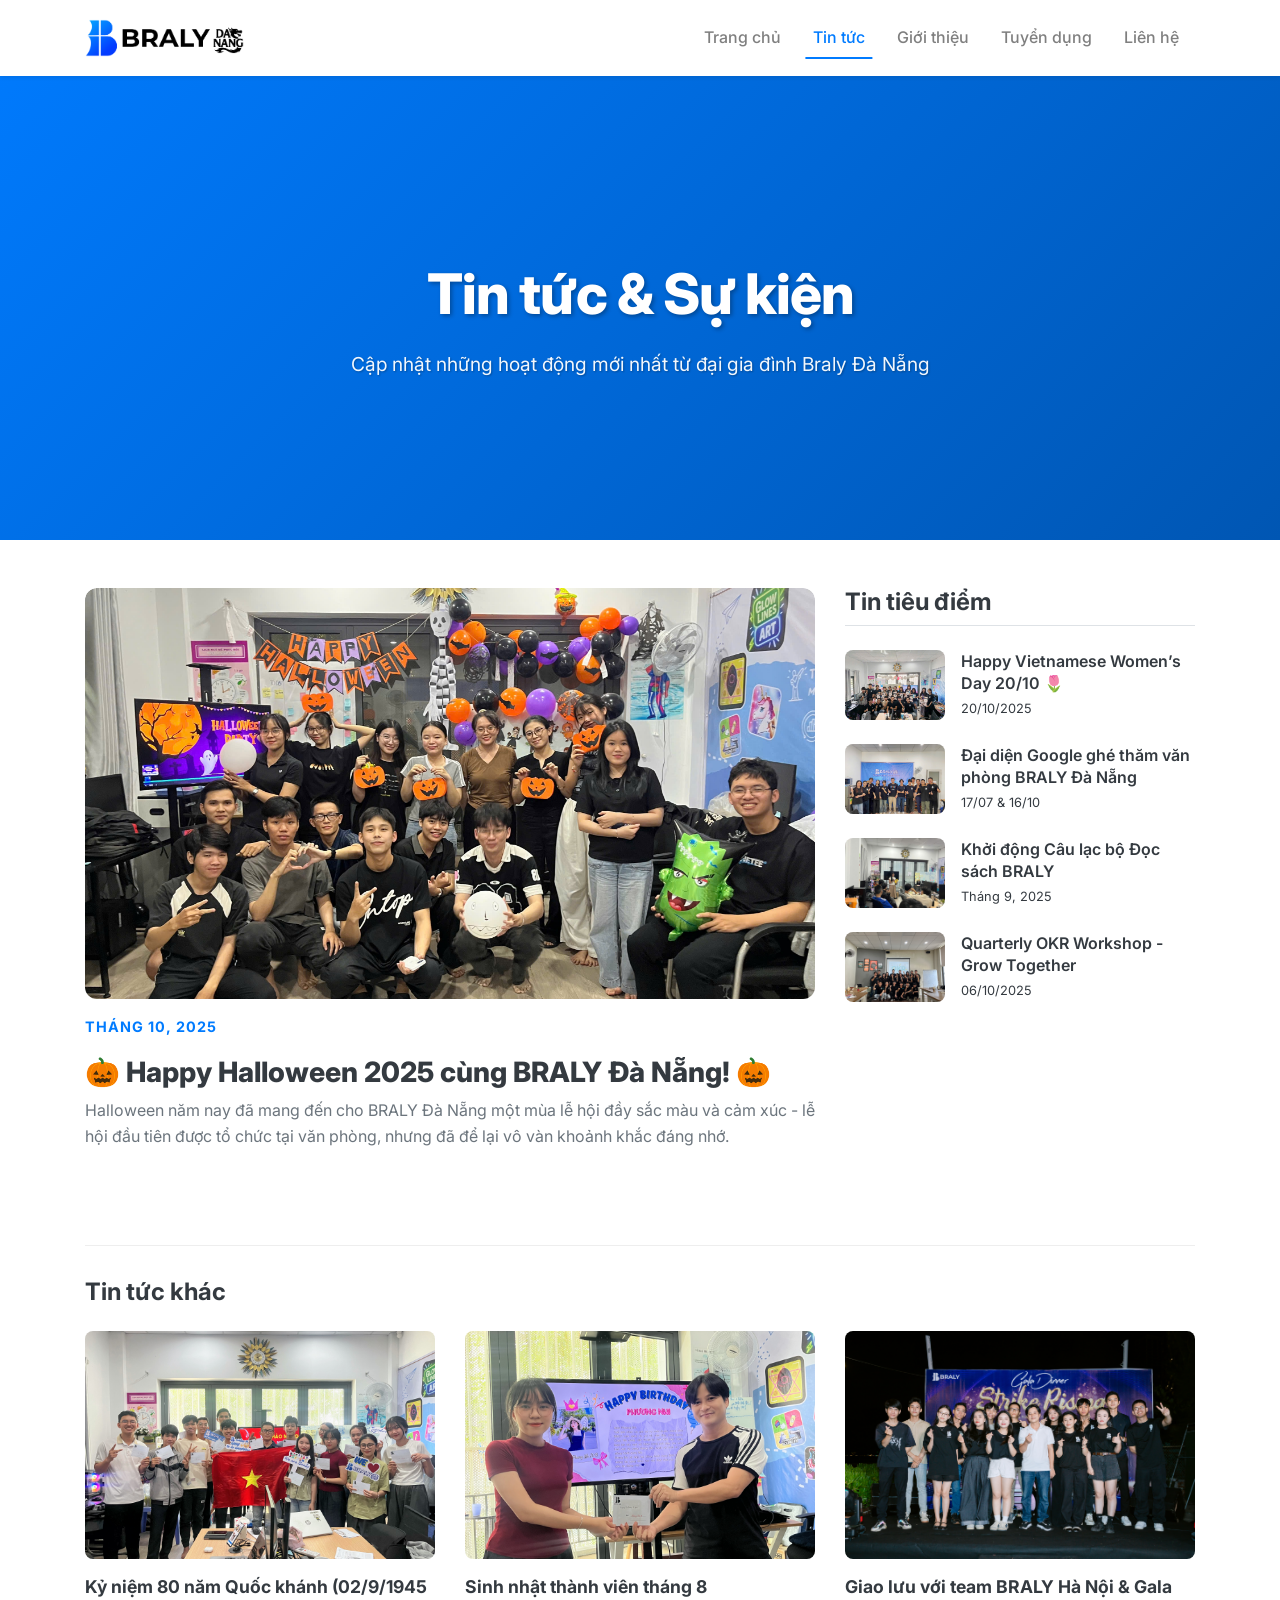
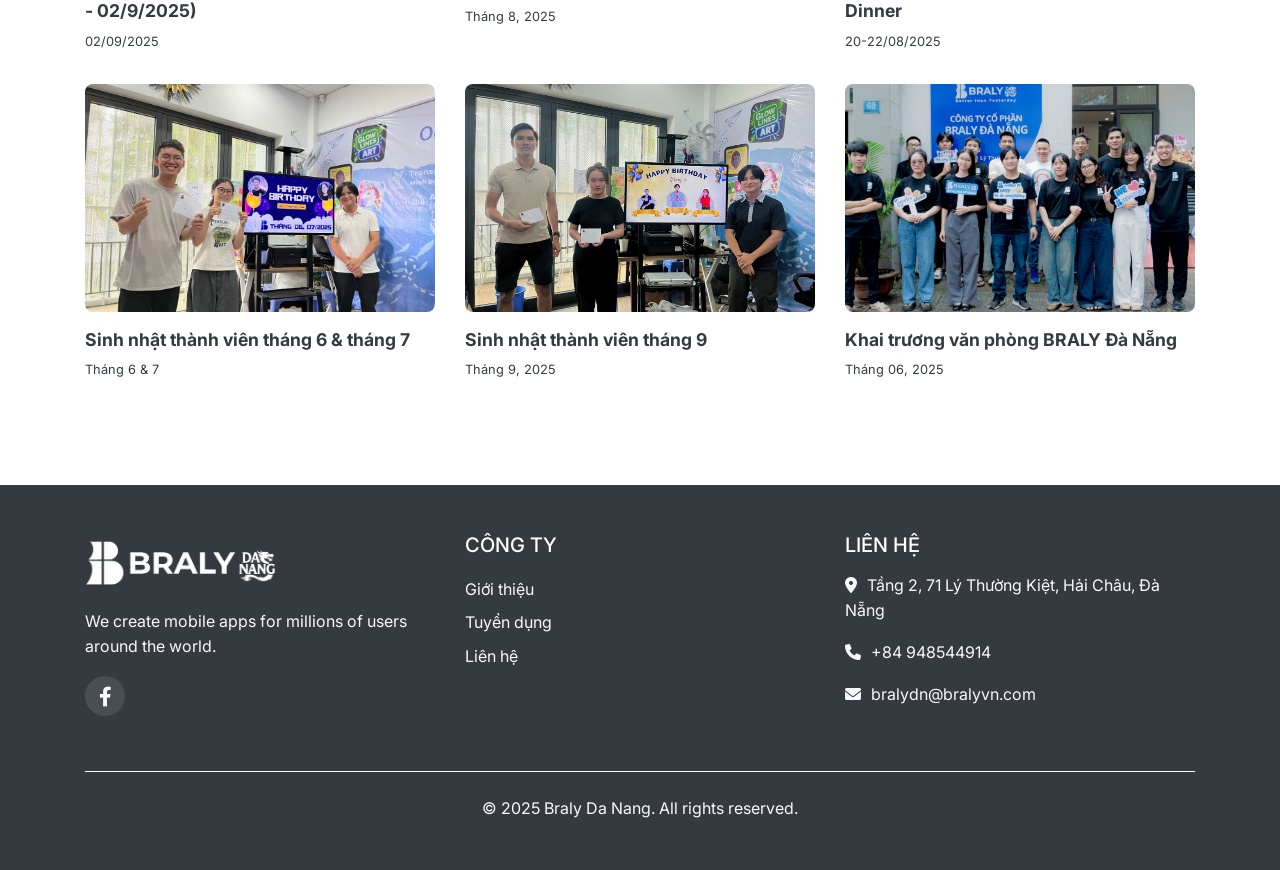
<file: news_old.html>
<!DOCTYPE html>
<html lang="vi">
<head>
    <meta charset="UTF-8">
    <meta name="viewport" content="width=device-width, initial-scale=1.0">
    <meta name="description" content="Tin tức & Sự kiện tại Braly Đà Nẵng - Cập nhật những hoạt động mới nhất">
    <title>Tin tức - Braly Danang</title>
    
    <!-- CSS Dependencies -->
    <link rel="stylesheet" href="https://stackpath.bootstrapcdn.com/bootstrap/4.5.2/css/bootstrap.min.css">
    <link rel="stylesheet" href="https://cdnjs.cloudflare.com/ajax/libs/font-awesome/6.0.0/css/all.min.css">
    <link href="https://fonts.googleapis.com/css2?family=Inter:wght@300;400;500;600;700;800&display=swap" rel="stylesheet">
    <link rel="stylesheet" href="assets/css/style.css">
    <link rel="icon" type="image/png" sizes="32x32" href="assets/images/favicon-32x32.png">
</head>
<body>

    <!-- Navigation -->
    <nav class="navbar navbar-expand-lg navbar-light fixed-top bg-white shadow-sm">
        <div class="container">
            <a class="navbar-brand d-flex align-items-center" href="index.html">
                <img src="assets/images/Logo_mau.png" alt="Braly Logo" class="navbar-logo">
            </a>
            <button class="navbar-toggler" type="button" data-toggle="collapse" data-target="#navbarNav">
                <span class="navbar-toggler-icon"></span>
            </button>
            <div class="collapse navbar-collapse" id="navbarNav">
                <ul class="navbar-nav ml-auto">
                    <li class="nav-item">
                        <a class="nav-link" href="index.html">Trang chủ</a>
                    </li>
                    <li class="nav-item active">
                        <a class="nav-link" href="news.html">Tin tức</a>
                    </li>
                    <li class="nav-item">
                        <a class="nav-link" href="about.html">Giới thiệu</a>
                    </li>
                    <li class="nav-item">
                        <a class="nav-link" href="recruitment.html">Tuyển dụng</a>
                    </li>
                    <li class="nav-item">
                        <a class="nav-link" href="contact.html">Liên hệ</a>
                    </li>
                </ul>
            </div>
        </div>
    </nav>

    <!-- Page Header -->
    <!-- Hero Section (Synchronized) -->
    <section class="hero-section-small bg-primary text-white d-flex align-items-center">
        <div class="container text-center">
            <h1 class="hero-title mb-4">Tin tức & Sự kiện</h1>
            <p class="hero-subtitle">
                Cập nhật những hoạt động mới nhất từ đại gia đình Braly Đà Nẵng
            </p>
        </div>
    </section>

    <!-- News Content -->
    <section class="news-feed py-5">
        <div class="container">
            
            <!-- TOP SECTION: FEATURED + SIDEBAR -->
            <div class="row mb-5">
                <!-- FEATURED ARTICLE (Left Column) -->
                <div class="col-lg-8 mb-4 mb-lg-0">
                    <article class="news-featured-card">
                        <a href="newsDetails.html?id=halloween" class="text-decoration-none">
                            <div class="news-featured-img-wrapper">
                                <img src="assets/images/TinTuc/IMG_7500.JPG" alt="Halloween Braly" loading="lazy">
                            </div>
                            <div class="news-date text-primary font-weight-bold mt-3">Tháng 10, 2025</div>
                            <h2 class="news-featured-title text-dark">🎃 Happy Halloween 2025 cùng BRALY Đà Nẵng! 🎃</h2>
                            <p class="text-muted text-dark">Halloween năm nay đã mang đến cho BRALY Đà Nẵng một mùa lễ hội đầy sắc màu và cảm xúc - lễ hội đầu tiên được tổ chức tại văn phòng, nhưng đã để lại vô vàn khoảnh khắc đáng nhớ.</p>
                        </a>
                    </article>
                </div>

                <!-- SIDEBAR LIST (Right Column) -->
                <div class="col-lg-4">
                    <h4 class="mb-4 font-weight-bold border-bottom pb-2">Tin tiêu điểm</h4>
                    
                    <!-- Sidebar Item 1: 20/10 -->
                    <article class="news-sidebar-item">
                        <div class="news-sidebar-img-wrapper">
                            <img src="assets/images/TinTuc/final.jpg" alt="20/10 Braly" loading="lazy">
                        </div>
                        <div class="news-sidebar-content">
                            <h3 class="news-sidebar-title"><a href="newsDetails.html?id=womens-day" class="text-dark text-decoration-none">Happy Vietnamese Women’s Day 20/10 🌷</a></h3>
                            <div class="news-meta">20/10/2025</div>
                        </div>
                    </article>

                    <!-- Sidebar Item 2: Google Visit -->
                    <article class="news-sidebar-item">
                        <div class="news-sidebar-img-wrapper">
                            <img src="assets/images/TinTuc/IMG_9022.JPG" alt="Google Visit" loading="lazy">
                        </div>
                        <div class="news-sidebar-content">
                            <h3 class="news-sidebar-title"><a href="newsDetails.html?id=google-visit" class="text-dark text-decoration-none">Đại diện Google ghé thăm văn phòng BRALY Đà Nẵng</a></h3>
                            <div class="news-meta">17/07 & 16/10</div>
                        </div>
                    </article>

                    <!-- Sidebar Item 3: Book Club -->
                    <article class="news-sidebar-item">
                        <div class="news-sidebar-img-wrapper">
                            <img src="assets/images/TinTuc/z7076612716805_79c109a9e63824ba2231ae5c1b596240.jpg" alt="CLB Doc sach" loading="lazy">
                        </div>
                        <div class="news-sidebar-content">
                            <h3 class="news-sidebar-title"><a href="newsDetails.html?id=book-club" class="text-dark text-decoration-none">Khởi động Câu lạc bộ Đọc sách BRALY</a></h3>
                            <div class="news-meta">Tháng 9, 2025</div>
                        </div>
                    </article>

                     <!-- Sidebar Item 4: OKR Workshop -->
                     <article class="news-sidebar-item">
                        <div class="news-sidebar-img-wrapper">
                            <img src="assets/images/TinTuc/IMG_7044.jpg" alt="OKR Workshop" loading="lazy">
                        </div>
                        <div class="news-sidebar-content">
                            <h3 class="news-sidebar-title"><a href="newsDetails.html?id=okr-workshop" class="text-dark text-decoration-none">Quarterly OKR Workshop - Grow Together</a></h3>
                            <div class="news-meta">06/10/2025</div>
                        </div>
                    </article>
                </div>
            </div>

            <div class="section-divider"></div>

            <!-- BOTTOM GRID SECTION -->
            <h4 class="mb-4 font-weight-bold">Tin tức khác</h4>
            <div class="row">
                <!-- Grid Item 1: Quoc Khanh -->
                <div class="col-md-4">
                    <article class="news-grid-card">
                         <a href="newsDetails.html?id=national-day" class="text-decoration-none text-dark">
                            <div class="news-grid-img-wrapper">
                                <img src="assets/images/TinTuc/IMG_5888.jpg" alt="Quoc Khanh" loading="lazy">
                            </div>
                            <h3 class="news-grid-title">Kỷ niệm 80 năm Quốc khánh (02/9/1945 - 02/9/2025)</h3>
                            <div class="news-meta">02/09/2025</div>
                        </a>
                    </article>
                </div>

                <!-- Grid Item 2: Sinh nhat thang 8 -->
                <div class="col-md-4">
                    <article class="news-grid-card">
                        <a href="newsDetails.html?id=birthday-aug" class="text-decoration-none text-dark">
                            <div class="news-grid-img-wrapper">
                                <img src="assets/images/TinTuc/IMG_5889.jpg" alt="Sinh nhat thang 8" loading="lazy">
                            </div>
                            <h3 class="news-grid-title">Sinh nhật thành viên tháng 8</h3>
                            <div class="news-meta">Tháng 8, 2025</div>
                        </a>
                    </article>
                </div>

                <!-- Grid Item 3: Gala Dinner -->
                <div class="col-md-4">
                    <article class="news-grid-card">
                        <a href="newsDetails.html?id=gala-dinner" class="text-decoration-none text-dark">
                            <div class="news-grid-img-wrapper">
                                <img src="assets/images/TinTuc/IMG_2721.jpeg" alt="Gala Dinner" loading="lazy">
                            </div>
                            <h3 class="news-grid-title">Giao lưu với team BRALY Hà Nội & Gala Dinner</h3>
                            <div class="news-meta">20-22/08/2025</div>
                        </a>
                    </article>
                </div>

                <!-- Grid Item 4: Sinh nhat thang 6&7 -->
                <div class="col-md-4">
                     <article class="news-grid-card">
                        <a href="newsDetails.html?id=birthday-jun-jul" class="text-decoration-none text-dark">
                            <div class="news-grid-img-wrapper">
                                <img src="assets/images/TinTuc/IMG_3488.JPG" alt="Sinh nhat thang 6 7" loading="lazy">
                            </div>
                            <h3 class="news-grid-title">Sinh nhật thành viên tháng 6 & tháng 7</h3>
                            <div class="news-meta">Tháng 6 & 7</div>
                        </a>
                    </article>
                </div>

                <!-- Grid Item 5: Sinh nhat thang 9 -->
                <div class="col-md-4">
                     <article class="news-grid-card">
                        <a href="newsDetails.html?id=birthday-sep" class="text-decoration-none text-dark">
                            <div class="news-grid-img-wrapper">
                                <img src="assets/images/TinTuc/IMG_8432.JPG" alt="Sinh nhat thang 9" loading="lazy">
                            </div>
                            <h3 class="news-grid-title">Sinh nhật thành viên tháng 9</h3>
                            <div class="news-meta">Tháng 9, 2025</div>
                        </a>
                    </article>
                </div>

                <!-- Grid Item 6: Khai truong -->
                <div class="col-md-4">
                    <article class="news-grid-card">
                        <a href="newsDetails.html?id=opening" class="text-decoration-none text-dark">
                             <div class="news-grid-img-wrapper">
                                <img src="assets/images/TinTuc/HCT02110.png" alt="Khai truong" loading="lazy">
                            </div>
                            <h3 class="news-grid-title">Khai trương văn phòng BRALY Đà Nẵng</h3>
                            <div class="news-meta">Tháng 06, 2025</div>
                        </a>
                    </article>
                </div>

                <!-- Pagination for Grid -->
                <div class="col-12 mt-4">
                    <nav aria-label="Page navigation">
                        <ul class="pagination justify-content-center" id="news-grid-pagination">
                            <!-- Pagination items will be injected here -->
                        </ul>
                    </nav>
                </div>
            </div>

        </div>
    </section>

    <!-- Footer will be loaded here -->
    <div id="footer-container"></div>

    <!-- Scripts -->
    <script src="https://code.jquery.com/jquery-3.5.1.min.js"></script>
    <script src="https://cdn.jsdelivr.net/npm/popper.js@1.16.1/dist/umd/popper.min.js"></script>
    <script src="https://stackpath.bootstrapcdn.com/bootstrap/4.5.2/js/bootstrap.min.js"></script>
    <script src="assets/js/main.js"></script>
    <script>
        $(document).ready(function() {
            // Load Footer
            $("#footer-container").load("footer.html");
            
            // --- Grid Pagination Logic ---
            const gridContainer = document.querySelector('.section-divider + h4 + .row');
            if (gridContainer) {
                const items = Array.from(gridContainer.children).filter(el => el.classList.contains('col-md-4')); // Select only grid columns
                const itemsPerPage = 6;
                const totalPages = Math.ceil(items.length / itemsPerPage);
                const paginationContainer = document.getElementById('news-grid-pagination');

                function showPage(page) {
                    items.forEach((item, index) => {
                        const start = (page - 1) * itemsPerPage;
                        const end = start + itemsPerPage;
                        if (index >= start && index < end) {
                            item.style.display = 'block';
                        } else {
                            item.style.display = 'none';
                        }
                    });
                    renderPagination(page);
                }

                function renderPagination(currentPage) {
                    let html = '';
                    
                    // Prev Button
                    html += `<li class="page-item ${currentPage === 1 ? 'disabled' : ''}">
                                <a class="page-link" href="#" onclick="changePage(${currentPage - 1}); return false;">Trước</a>
                             </li>`;

                    // Page Numbers
                    for (let i = 1; i <= totalPages; i++) {
                        html += `<li class="page-item ${i === currentPage ? 'active' : ''}">
                                    <a class="page-link" href="#" onclick="changePage(${i}); return false;">${i}</a>
                                 </li>`;
                    }

                    // Next Button
                    html += `<li class="page-item ${currentPage === totalPages ? 'disabled' : ''}">
                                <a class="page-link" href="#" onclick="changePage(${currentPage + 1}); return false;">Sau</a>
                             </li>`;

                    paginationContainer.innerHTML = html;
                }

                // Expose function to global scope for onclick handlers
                window.changePage = function(page) {
                    if (page < 1 || page > totalPages) return;
                    showPage(page);
                    // Optional: Smooth scroll to top of grid
                    // gridContainer.scrollIntoView({ behavior: 'smooth', block: 'start' });
                }

                // Init
                if(items.length > itemsPerPage) {
                    showPage(1);
                } else {
                     // If items are less than limit, just show all and hide pagination controls if wanted, 
                     // or keep them but disabled. Let's just show items and hide pagination if 1 page.
                     if(totalPages <= 1) paginationContainer.style.display = 'none';
                }
            }
        });
    </script>
</body>
</html>
</file>
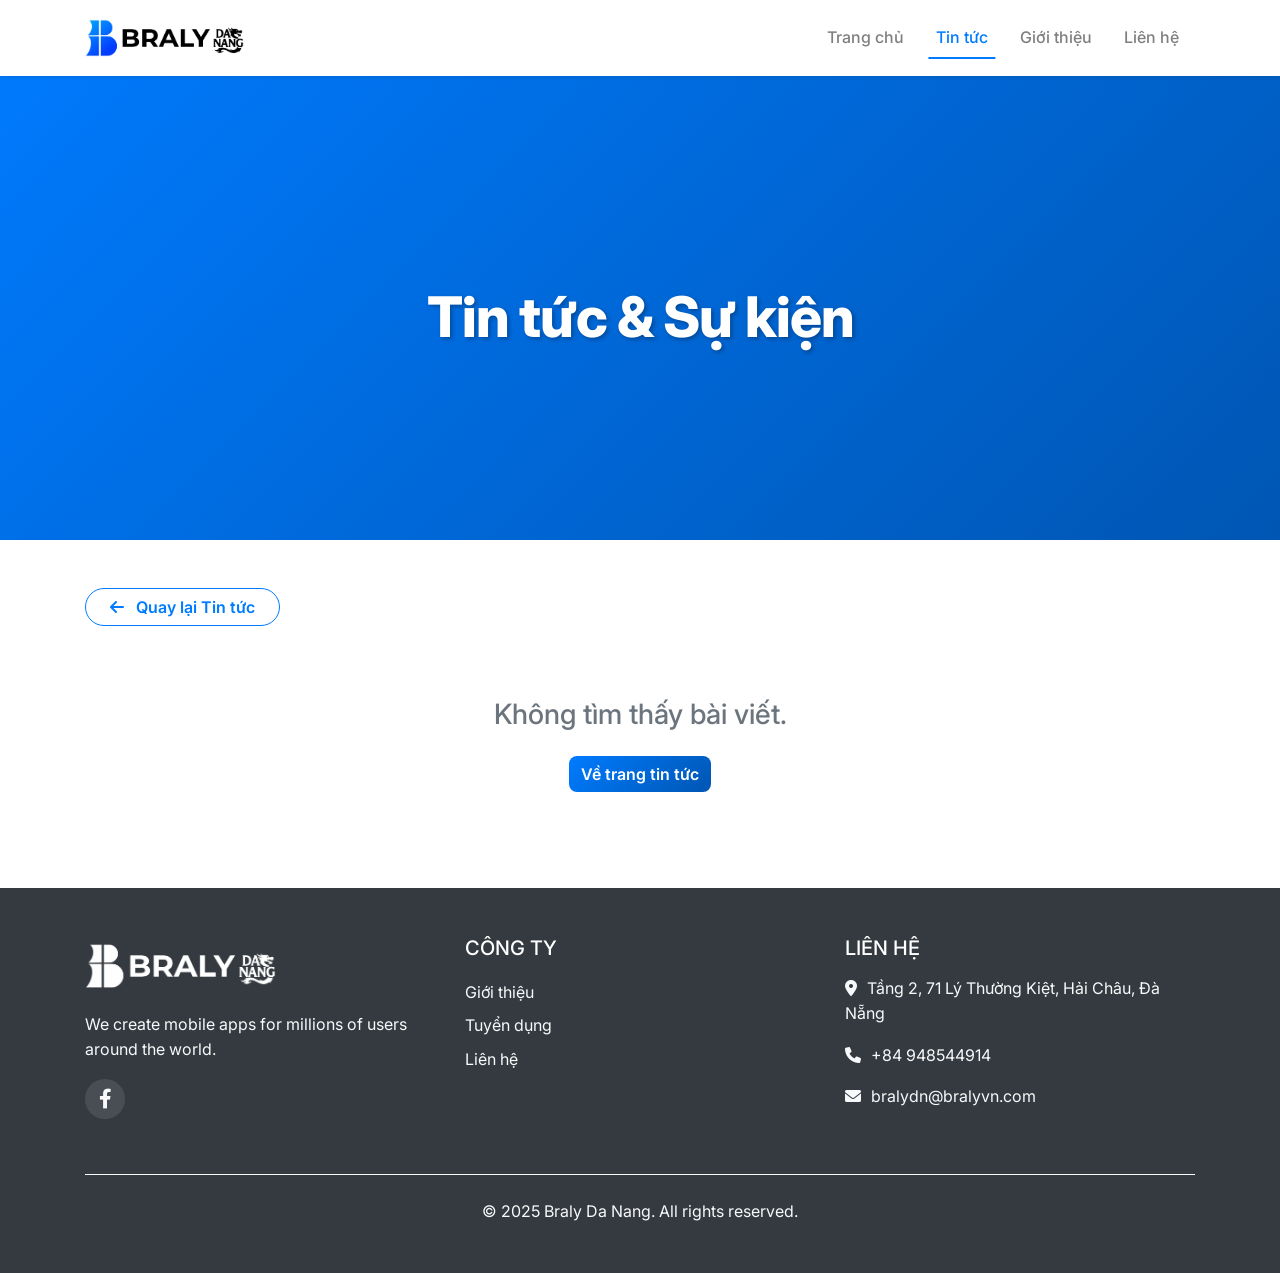
<file: newsDetails.html>
<!DOCTYPE html>
<html lang="vi">
<head>
    <meta charset="UTF-8">
    <meta name="viewport" content="width=device-width, initial-scale=1.0">
    <title>Chi tiết tin tức - Braly Danang</title>
    
    <!-- CSS Dependencies -->
    <link rel="stylesheet" href="https://stackpath.bootstrapcdn.com/bootstrap/4.5.2/css/bootstrap.min.css">
    <link rel="stylesheet" href="https://cdnjs.cloudflare.com/ajax/libs/font-awesome/6.0.0/css/all.min.css">
    <link href="https://fonts.googleapis.com/css2?family=Inter:wght@300;400;500;600;700;800&display=swap" rel="stylesheet">
    <link rel="stylesheet" href="assets/css/style.css">
    <link rel="icon" type="image/png" sizes="32x32" href="assets/images/favicon-32x32.png">
</head>
<body>

    <!-- Navigation -->
    <nav class="navbar navbar-expand-lg navbar-light fixed-top bg-white shadow-sm">
        <div class="container">
            <a class="navbar-brand d-flex align-items-center" href="index.html">
                <img src="assets/images/Logo_mau.png" alt="Braly Logo" class="navbar-logo">
            </a>
            <button class="navbar-toggler" type="button" data-toggle="collapse" data-target="#navbarNav">
                <span class="navbar-toggler-icon"></span>
            </button>
            <div class="collapse navbar-collapse" id="navbarNav">
                <ul class="navbar-nav ml-auto">
                    <li class="nav-item">
                        <a class="nav-link" href="index.html">Trang chủ</a>
                    </li>
                    <li class="nav-item active">
                        <a class="nav-link" href="news.html">Tin tức</a>
                    </li>
                    <li class="nav-item">
                        <a class="nav-link" href="about.html">Giới thiệu</a>
                    </li>
                    <li class="nav-item">
                        <a class="nav-link" href="contact.html">Liên hệ</a>
                    </li>
                </ul>
            </div>
        </div>
    </nav>

    <!-- Page Header -->
    <section class="hero-section-small bg-primary text-white d-flex align-items-center">
        <div class="container text-center">
            <h1 class="hero-title mb-4">Tin tức & Sự kiện</h1>
        </div>
    </section>

    <!-- Content Section -->
    <section class="py-5">
        <div class="container">
            <!-- Back Button -->
            <div class="mb-4">
                <a href="news.html" class="btn btn-outline-primary rounded-pill px-4">
                    <i class="fas fa-arrow-left mr-2"></i> Quay lại Tin tức
                </a>
            </div>

            <!-- Dynamic Content Container -->
            <div id="article-container" style="display: none;">
                <article class="news-card mb-5 shadow-sm rounded overflow-hidden border-0">
                    <div class="card-body p-4 p-md-5">
                        <div id="article-date" class="news-date text-primary font-weight-bold mb-2"></div>
                        <h2 id="article-title" class="news-title mb-4"></h2>
                        <div id="article-content" class="news-content text-muted mb-4"></div>
                        <div id="article-gallery" class="row image-gallery"></div>
                    </div>
                </article>
            </div>

            <!-- Error Message -->
            <div id="error-message" class="text-center py-5" style="display: none;">
                <h3 class="text-muted">Không tìm thấy bài viết.</h3>
                <a href="news.html" class="btn btn-primary mt-3">Về trang tin tức</a>
            </div>
        </div>
    </section>

    <!-- Footer -->
    <div id="footer-container"></div>

    <!-- Scripts -->
    <script src="https://code.jquery.com/jquery-3.5.1.min.js"></script>
    <script src="https://cdn.jsdelivr.net/npm/popper.js@1.16.1/dist/umd/popper.min.js"></script>
    <script src="https://stackpath.bootstrapcdn.com/bootstrap/4.5.2/js/bootstrap.min.js"></script>
    <script src="assets/js/main.js"></script>
    
    <script>
        // Footer loader
        $(function(){
            $("#footer-container").load("footer.html"); 
        });

        // News Data
        const newsData = {
            "halloween": {
                title: "🎃 Happy Halloween 2025 cùng BRALY Đà Nẵng! 🎃",
                date: "Tháng 10, 2025",
                content: `
                    <p>Halloween năm nay đã mang đến cho BRALY Đà Nẵng một mùa lễ hội đầy sắc màu và cảm xúc - lễ hội đầu tiên được tổ chức tại văn phòng, nhưng đã để lại vô vàn khoảnh khắc đáng nhớ.</p>
                    <p>🧛 Mở đầu buổi tiệc là những màn hóa trang cực kỳ ấn tượng với các tạo hình “đu trend” hài hước, vừa vui nhộn vừa đầy sáng tạo – hoàn toàn đúng tinh thần năng động và trẻ trung của BRALY.</p>
                    <p>🧟 Tiếp nối chương trình là phần minigame chủ đề Halloween, nơi mọi thành viên cùng nhau tham gia những trò chơi vừa vui vừa thử thách trí não. Không khí sôi động, tiếng cười vang khắp văn phòng đã giúp mọi người xích lại gần nhau hơn, thấu hiểu nhau hơn sau những giờ làm việc căng thẳng.</p>
                    <p>🍷 Kết thúc chương trình là một bữa tiệc nhỏ ấm cúng, nơi cả team cùng thưởng thức đồ ăn, trò chuyện và chia sẻ những câu chuyện thú vị sau một tháng làm việc đầy nỗ lực. Khoảnh khắc này không chỉ là dịp để thư giãn mà còn là dấu ấn của tinh thần gắn kết, sáng tạo và sẻ chia, những giá trị mà BRALY luôn trân trọng.</p>
                `,
                images: [
                    "assets/images/TinTuc/IMG_7500.JPG",
                    "assets/images/TinTuc/IMG_7427.jpg",
                    "assets/images/TinTuc/IMG_7195.jpg",
                    "assets/images/TinTuc/IMG_7501.JPG",
                    "assets/images/TinTuc/IMG_7435.jpg",
                    "assets/images/TinTuc/IMG_7482.JPG"
                ]
            },
            "womens-day": {
                title: "HAPPY VIETNAMESE WOMEN’S DAY 20/10 🌷",
                date: "20/10/2025",
                content: `
                    <p>Ngày 20/10, Braly tràn ngập sắc hồng, tiếng cười rạng rỡ và những khoảnh khắc ngọt ngào, khiến ngày 20/10 trở nên thật đáng nhớ đối với các chị em.</p>
                    <p>Từ hôm qua, các anh em đã âm thầm chuẩn bị: quà, bóng bay, và từng tấm hình xinh đẹp của các chị em - tất cả để mang đến một buổi sáng ấm áp, tràn đầy yêu thương dành cho “một nửa xinh đẹp” của Braly.</p>
                    <p>Buổi tiệc thêm phần sôi động với mini game vui nhộn, những lời chúc ý nghĩa và những món quà nhỏ nhưng chứa đựng tình cảm to lớn, thể hiện tinh thần gắn kết và chu đáo của toàn đội.</p>
                    <p>Ngày 20/10 không chỉ là dịp tôn vinh phái đẹp, mà còn là cơ hội lan tỏa yêu thương, để mỗi thành viên cảm nhận rõ sự trân trọng và đồng hành trong đại gia đình Braly.</p>
                    <p>💌 Xin gửi lời cảm ơn chân thành đến toàn thể anh em Braly - những người đã góp phần tạo nên một ngày thật đẹp và ý nghĩa.</p>
                    <p>💐 Chúc các chị em luôn xinh đẹp, tự tin, rạng rỡ và hạnh phúc, không chỉ hôm nay mà trong từng khoảnh khắc của cuộc sống!</p>
                `,
                images: [
                    "assets/images/TinTuc/final.jpg",
                    "assets/images/TinTuc/IMG_7262.jpg",
                    "assets/images/TinTuc/IMG_7276.JPG",
                    "assets/images/TinTuc/IMG_7239.JPG"
                ]
            },
            "google-visit": {
                title: "🤝 Đại diện Google ghé thăm văn phòng BRALY Đà Nẵng",
                date: "17/07 & 16/10",
                content: `
                    <p>BRALY Đà Nẵng vinh dự được chào đón đại diện Google đến thăm văn phòng vào ngày 17/7 và 16/10. Đây là những cột mốc ý nghĩa, đánh dấu mối quan hệ hợp tác bền chặt và khẳng định nỗ lực không ngừng của BRALY trong lĩnh vực công nghệ.</p>
                    <p>Buổi gặp gỡ không chỉ là dịp trao đổi về định hướng công nghệ, chiến lược phát triển mà còn là nguồn cảm hứng to lớn, tiếp thêm niềm tin và động lực cho toàn đội.</p>
                `,
                images: [
                    "assets/images/TinTuc/IMG_9022.JPG",
                    "assets/images/TinTuc/IMG_7194.jpg"
                ]
            },
            "book-club": {
                title: "📚 Khởi động Câu lạc bộ Đọc sách BRALY",
                date: "Tháng 9, 2025",
                content: `
                    <p>Một trong những điểm nhấn đáng chú ý của tháng 9 tại BRALY Đà Nẵng chính là sự ra mắt của Câu lạc bộ Đọc sách. Buổi sinh hoạt đầu tiên đã tạo ra một không gian tràn đầy cảm hứng, nơi các thành viên có thể cùng nhau khám phá những cuốn sách hay và chia sẻ những suy nghĩ chân thành.</p>
                    <p>Hoạt động này không chỉ giúp mỗi cá nhân làm giàu tri thức, mở rộng tầm nhìn, mà còn là dịp để tăng cường sự gắn kết. Việc hình thành CLB Đọc sách cũng là bước đi thiết thực trong văn hóa Learning & Development mà BRALY luôn hướng tới.</p>
                `,
                images: [
                    "assets/images/TinTuc/z7076612716805_79c109a9e63824ba2231ae5c1b596240.jpg",
                    "assets/images/TinTuc/z7076612683705_e88145a2a812e9d2df46a141ce7099e1.jpg"
                ]
            },
            "okr-workshop": {
                title: "Quarterly OKR Workshop - Grow Together",
                date: "06/10/2025",
                content: `
                    <p>Vào ngày 06/10, đội ngũ Braly Đà Nẵng đã hào hứng tổ chức Quarterly OKR Workshop - một dịp quý báu để cùng nhìn lại, học hỏi và chia sẻ những trải nghiệm giá trị.</p>
                    <p>Xin chân thành cảm ơn anh Trung - CEO Braly Đà Nẵng đã dẫn dắt buổi workshop với những chia sẻ thực tế, truyền cảm hứng về cách áp dụng OKR vào công việc hàng ngày và nhấn mạnh tầm quan trọng của việc thiết lập mục tiêu rõ ràng.</p>
                    <p>Chương trình đã được thiết kế để:</p>
                    <ul>
                        <li><strong>Hiểu rõ OKR và KPI:</strong> Mọi người được tìm hiểu sâu về OKR, nhận biết sự khác biệt quan trọng với KPI và thấy rõ cách OKR giúp nâng cao hiệu quả công việc.</li>
                        <li><strong>Áp dụng thực tế:</strong> Các đội nhóm cùng thiết lập OKR riêng, đồng thời thành lập 2 squads mới để tối ưu hiệu suất làm việc, giúp mỗi cá nhân đóng góp tốt hơn vào mục tiêu chung.</li>
                        <li><strong>Kết nối đội ngũ:</strong> Workshop không chỉ là nơi học hỏi kiến thức mà còn tăng cường sự gắn kết, tạo cơ hội trao đổi và hướng về mục tiêu chung.</li>
                    </ul>
                    <p>Mọi người đều tự hào với những kết quả đạt được, nhưng cũng nhận thức rằng đây mới chỉ là bước đầu trong hành trình dài phía trước. Mỗi bước đi của đội ngũ đều quan trọng, và khi cùng đồng lòng, không thử thách nào là không thể vượt qua.</p>
                `,
                images: [
                    "assets/images/TinTuc/IMG_7044.jpg",
                    "assets/images/TinTuc/IMG_7033.jpg",
                    "assets/images/TinTuc/IMG_7020.jpg",
                    "assets/images/TinTuc/IMG_7016.jpg"
                ]
            },
            "national-day": {
                title: "🇻🇳 KỶ NIỆM 80 NĂM QUỐC KHÁNH (02/9/1945 - 02/9/2025)",
                date: "02/09/2025",
                content: `
                    <p>Nhân dịp kỷ niệm 80 năm Ngày Quốc khánh, tại BRALY Đà Nẵng, chúng tôi cùng nhau nhìn lại những giá trị lịch sử và tinh thần yêu nước của dân tộc. Đây là thời điểm để mỗi thành viên tự hào về những thành tựu đã đạt được, đồng thời nuôi dưỡng trong mình khát vọng và nhiệt huyết.</p>
                    <p>Trong ngày đặc biệt này, mọi khoảnh khắc tại văn phòng trở nên ý nghĩa hơn, nhắc nhở mỗi người về trách nhiệm và niềm tự hào khi được cùng nhau viết tiếp câu chuyện phát triển của BRALY.</p>
                `,
                images: [
                    "assets/images/TinTuc/IMG_5888.jpg"
                ]
            },
            "birthday-aug": {
                title: "🎂 Sinh nhật thành viên tháng 8",
                date: "Tháng 8, 2025",
                content: `
                    <p>Trong không khí ấm áp của văn phòng, Phương Nhi - thành viên xinh xắn của team UA Marketing đã nhận được món quà sinh nhật nhỏ của công ty cùng những lời chúc đầy yêu thương từ đồng nghiệp.</p>
                    <p>Chúc Phương Nhi tuổi mới tràn đầy sức khỏe, niềm vui và nhiều thành công trong công việc lẫn cuộc sống!</p>
                `,
                images: [
                    "assets/images/TinTuc/IMG_5889.jpg"
                ]
            },
            "gala-dinner": {
                title: "👏 Giao lưu với team BRALY Hà Nội & Gala Dinner",
                date: "20-22/08/2025",
                content: `
                    <p>Trong không khí hân hoan của những ngày cuối tháng 8, BRALY Đà Nẵng vui mừng chào đón các đồng nghiệp từ BRALY Hà Nội ghé thăm văn phòng. Chuyến gặp gỡ không chỉ mang đến niềm vui hội ngộ mà còn là cơ hội để trò chuyện, sẻ chia và thắt chặt sợi dây gắn kết giữa hai chi nhánh.</p>
                    <p>⚽️ Trận giao lưu bóng đá giữa BRALY Đà Nẵng và BRALY Hà Nội đã mang đến bầu không khí sôi động và đầy năng lượng.</p>
                    <p>🎤 Khép lại hành trình giao lưu, đêm Gala Dinner ấm áp và rực rỡ trở thành dấu ấn đáng nhớ nhất. Những nụ cười, cái ôm và lời chúc trong đêm tiệc không chỉ khép lại một chuyến gặp gỡ trọn vẹn, mà còn mở ra một chương mới của sự gắn kết.</p>
                `,
                images: [
                    "assets/images/TinTuc/IMG_2721.jpeg",
                    "assets/images/TinTuc/IMG_2988.jpg",
                    "assets/images/TinTuc/IMG_2756.jpg",
                    "assets/images/TinTuc/IMG_3076.jpg",
                    "assets/images/TinTuc/zbim00024.jpg"
                ]
            },
            "birthday-jun-jul": {
                title: "🎂 Sinh nhật thành viên tháng 6 & tháng 7",
                date: "Tháng 6 & 7",
                content: `
                    <p>BRALY Đà Nẵng đã tổ chức bữa tiệc sinh nhật ấm áp đầu tiên dành cho các thành viên có ngày sinh trong tháng 6 và tháng 7. Không gian văn phòng trở nên rộn ràng với những lời chúc chân thành và nụ cười rạng rỡ.</p>
                    <p>Mỗi buổi sinh nhật là một lời nhắc nhở nhỏ rằng chúng ta không chỉ làm việc cùng nhau, mà còn đồng hành cùng nhau như một gia đình thật sự.</p>
                `,
                images: [
                    "assets/images/TinTuc/IMG_3488.JPG"
                ]
            },
            "birthday-sep": {
                title: "🎂 Sinh nhật thành viên tháng 9",
                date: "Tháng 9, 2025",
                content: `
                    <p>Tháng 9 không chỉ mang theo những cơn gió thu dịu dàng, mà còn là dịp để tôn vinh những “ngôi sao” rực rỡ của BRALY Đà Nẵng. Những lời chúc chân thành, nụ cười tươi rói và tinh thần vui vẻ của mọi người đã góp phần tạo nên một không gian ấm áp, gần gũi và đầy gắn kết.</p>
                    <p>Chúc các bạn tuổi mới ngập tràn niềm vui, sức khỏe dồi dào, thành công rực rỡ trong công việc và hạnh phúc trọn vẹn trong từng khoảnh khắc của cuộc sống. Hãy tiếp tục tỏa sáng và lan tỏa nguồn năng lượng tích cực, cùng nhau vun đắp một môi trường làm việc đầy cảm hứng!</p>
                `,
                images: [
                    "assets/images/TinTuc/IMG_8432.JPG",
                    "assets/images/TinTuc/IMG_6186.jpg"
                ]
            },
            "opening": {
                title: "✈️ Khai trương văn phòng BRALY Đà Nẵng",
                date: "Tháng 06, 2025",
                content: `
                    <p>Ngày đầu tháng 6 mang theo không khí hân hoan, BRALY Đà Nẵng chính thức đánh dấu bước khởi đầu mới tại 71 Lý Thường Kiệt. Văn phòng tuy nhỏ nhắn nhưng chứa đựng tinh thần nhiệt huyết của 13 thành viên đầu tiên.</p>
                    <p>Không gian văn phòng được chính tay các anh chị em tỉ mỉ sắp đặt. Buổi lễ khai trương thêm phần long trọng với sự hiện diện của người thân, bạn bè và lãnh đạo Braly Group.</p>
                    <p>Với tinh thần “Better than yesterday”, BRALY Đà Nẵng tin rằng mỗi thành viên là một phần không thể thiếu trong hành trình phát triển phía trước.</p>
                `,
                images: [
                    "assets/images/TinTuc/HCT02141.png",
                    "assets/images/TinTuc/HCT02110.png",
                    "assets/images/TinTuc/HCT02124.png",
                    "assets/images/TinTuc/HCT02083.png",
                    "assets/images/TinTuc/HCT02165.png",
                    "assets/images/TinTuc/HCT02028.png"
                ]
            }
        };

        // Render Logic
        document.addEventListener('DOMContentLoaded', function() {
            const urlParams = new URLSearchParams(window.location.search);
            const articleId = urlParams.get('id');
            const data = newsData[articleId];

            if (data) {
                document.getElementById('article-date').textContent = data.date;
                document.getElementById('article-title').textContent = data.title;
                document.getElementById('article-content').innerHTML = data.content;
                
                // Render Gallery
                const galleryContainer = document.getElementById('article-gallery');
                
                // --- SPECIAL HANDLING FOR GALA DINNER ---
                if (articleId === 'gala-dinner') {
                    // Custom layout: 1 Vertical Left + 4 Grid Right
                    const verticalImg = data.images.find(img => img.includes('IMG_2988.jpg'));
                    const gridImages = data.images.filter(img => !img.includes('IMG_2988.jpg'));

                    let html = `
                        <div class="col-md-4 mb-3">
                            <img src="${verticalImg}" class="img-fluid rounded w-100" style="object-fit: cover; height: 100%; min-height: 400px;" loading="lazy">
                        </div>
                        <div class="col-md-8">
                            <div class="row">
                    `;
                    
                    gridImages.forEach(img => {
                        html += `
                            <div class="col-md-6 mb-3">
                                <img src="${img}" class="img-fluid rounded w-100" style="object-fit: cover; height: 200px;" loading="lazy">
                            </div>
                        `;
                    });

                    html += `</div></div>`;
                    galleryContainer.innerHTML = html;
                } 
                // --- SPECIAL HANDLING FOR SINGLE/DUAL IMAGES (Avoid Cropping) ---
                else if (['national-day', 'birthday-aug', 'birthday-jun-jul', 'birthday-sep'].includes(articleId)) {
                    data.images.forEach(imgSrc => {
                        const col = document.createElement('div');
                        // Use full width for single, half for dual, but auto height to show full content
                        // Birthday Sep has 2 images, others have 1
                        if (data.images.length === 2) {
                             col.className = 'col-md-6 mb-3';
                        } else {
                             col.className = 'col-md-10 mx-auto mb-3';
                        }
                        
                        col.innerHTML = `<img src="${imgSrc}" class="img-fluid rounded w-100" style="height: auto; min-height: 300px;" loading="lazy">`;
                        galleryContainer.appendChild(col);
                    });
                }
                // --- STANDARD GRID FOR OTHERS ---
                else {
                    // Determine column size based on image count
                    let colClass = 'col-md-6';
                    if (data.images.length === 1) colClass = 'col-md-10 mx-auto'; // Fallback for other single images
                    else if (data.images.length >= 3) colClass = 'col-md-4';
                    
                    if (articleId === 'womens-day' || articleId === 'okr-workshop') colClass = 'col-md-3';

                    data.images.forEach(imgSrc => {
                        const col = document.createElement('div');
                        col.className = `${colClass} mb-3`;
                        col.innerHTML = `<img src="${imgSrc}" class="img-fluid rounded w-100" style="object-fit:cover; height: 250px;" loading="lazy">`;
                        galleryContainer.appendChild(col);
                    });
                }

                document.getElementById('article-container').style.display = 'block';
                document.title = data.title + " - Braly Danang";
            } else {
                document.getElementById('error-message').style.display = 'block';
            }
        });
    </script>
</body>
</html>
</file>
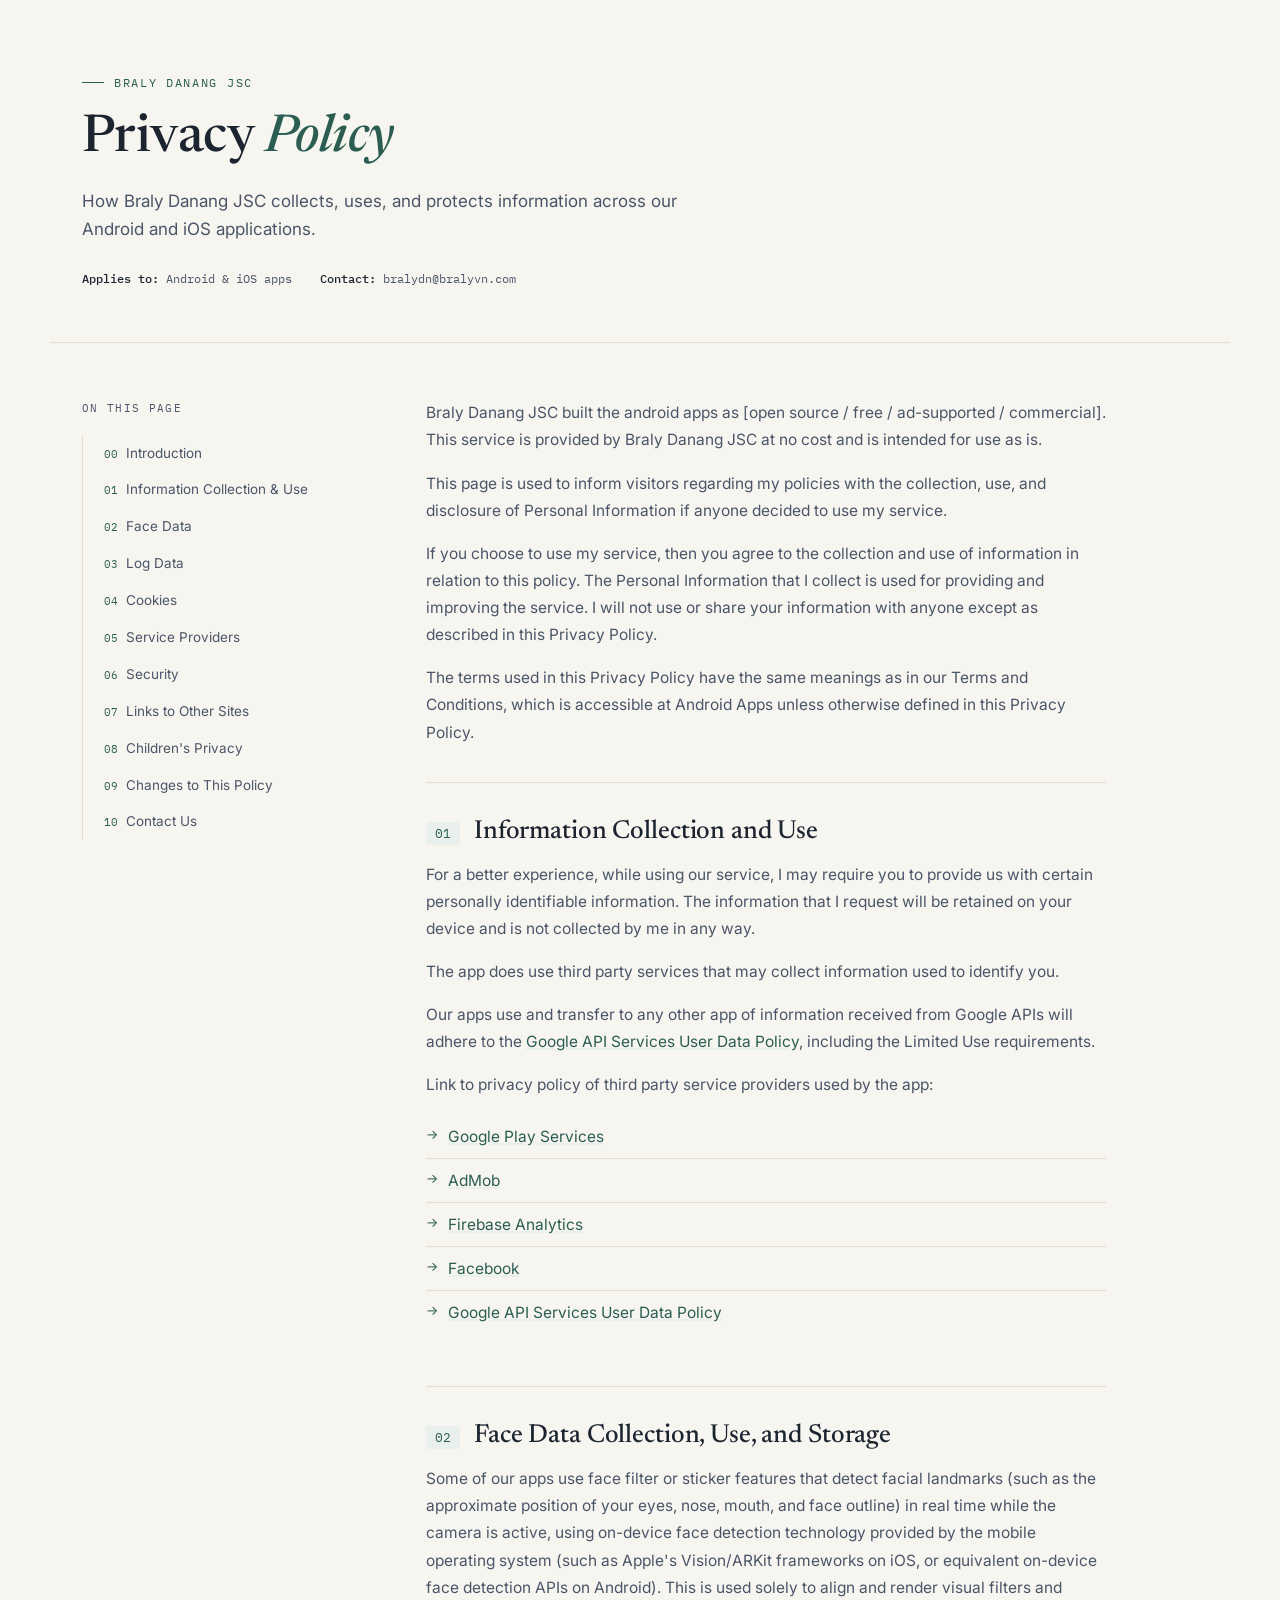
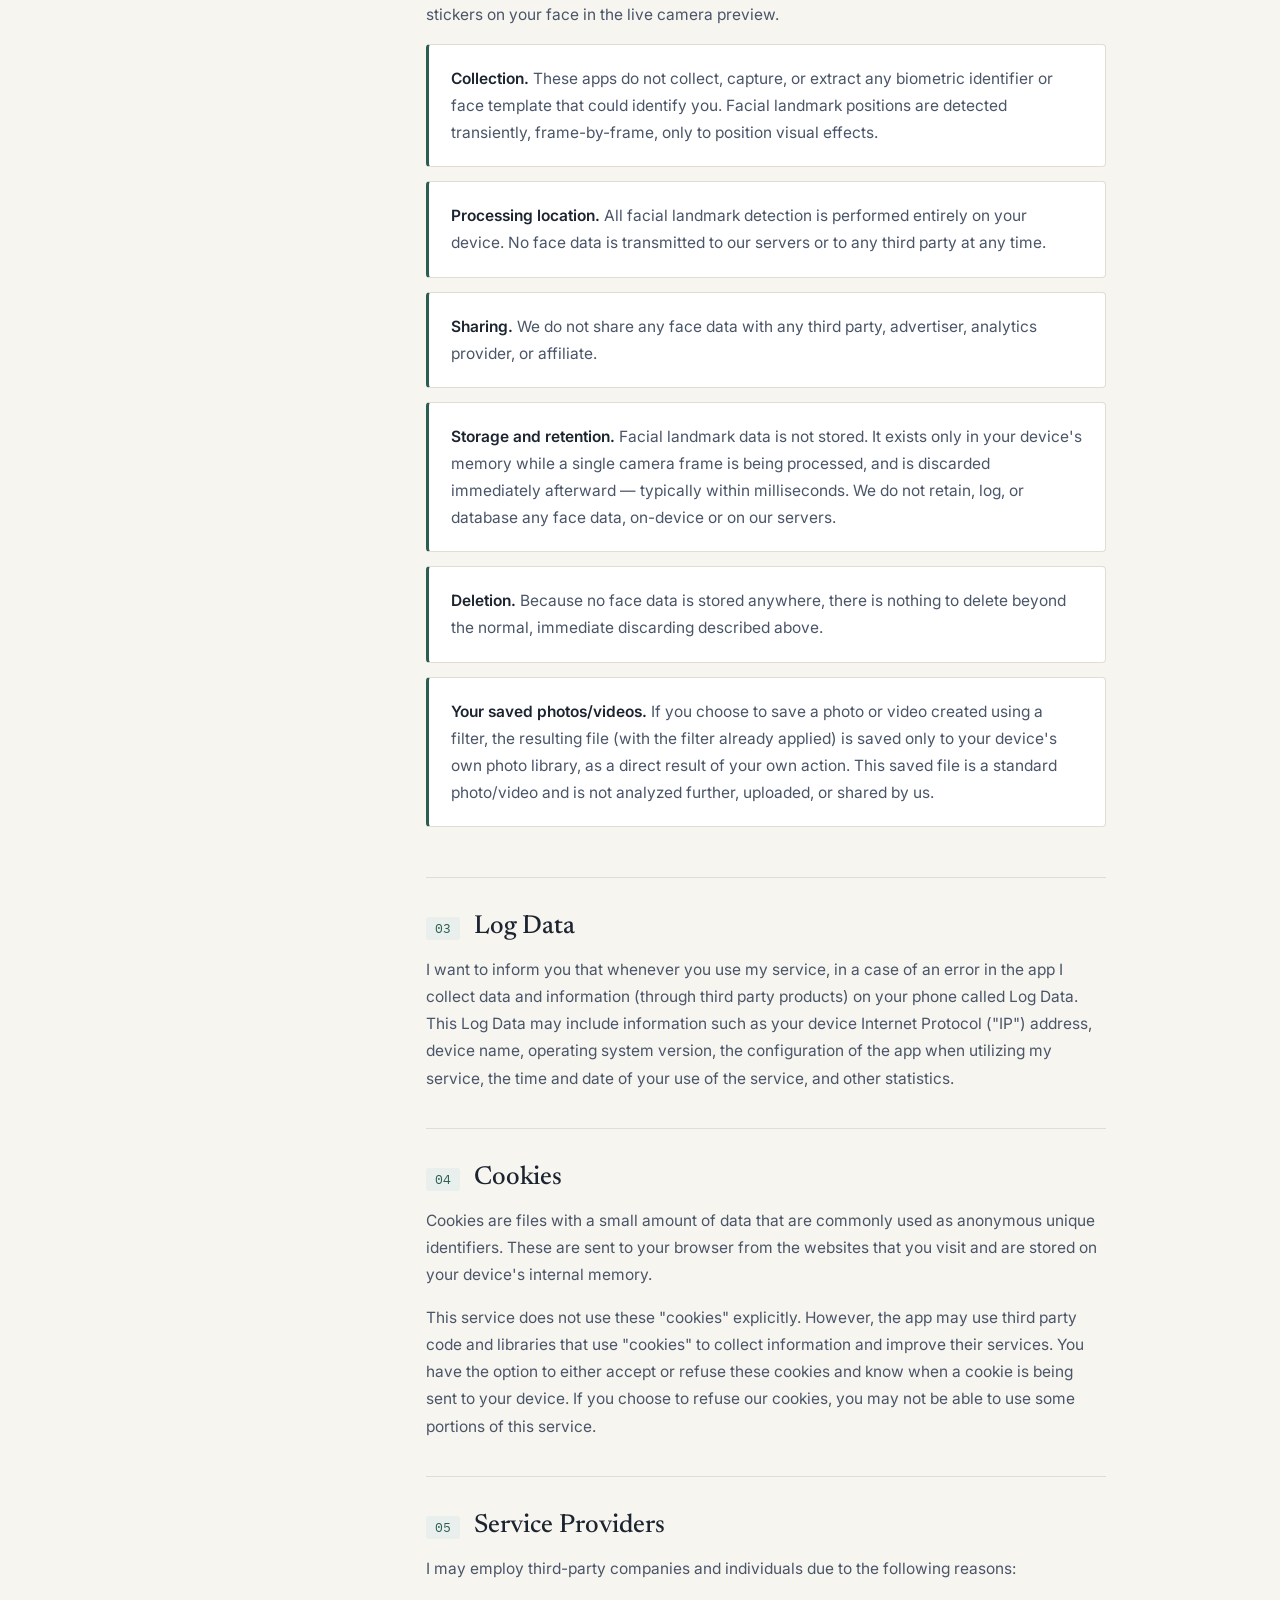
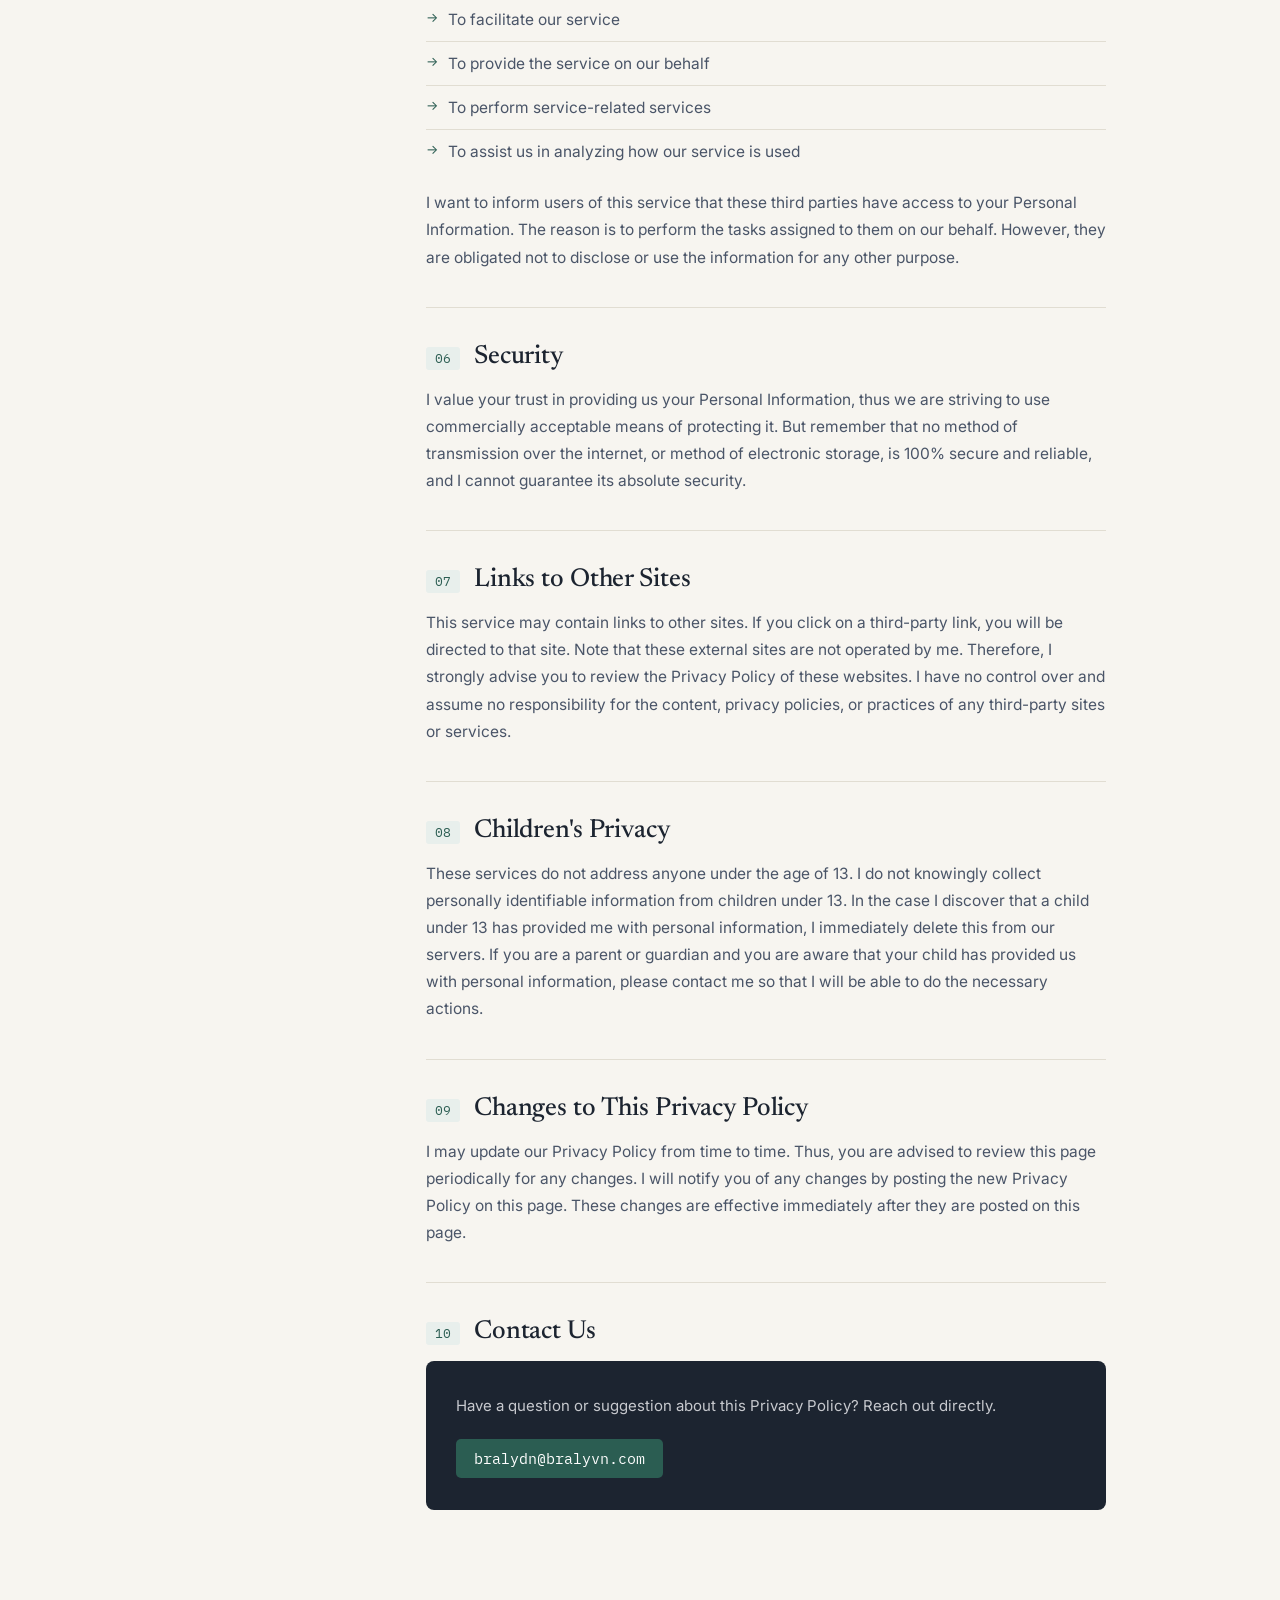
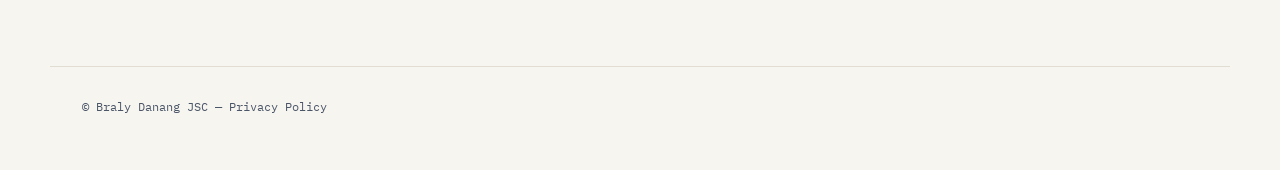
<file: privacy-policy.html>
<!DOCTYPE html>
<html lang="en">
<head>
<meta charset="UTF-8">
<meta name="viewport" content="width=device-width, initial-scale=1.0">
<title>Privacy Policy — Braly Danang JSC</title>
<link rel="preconnect" href="https://fonts.googleapis.com">
<link rel="preconnect" href="https://fonts.gstatic.com" crossorigin>
<link href="https://fonts.googleapis.com/css2?family=Newsreader:ital,opsz,wght@0,72,400;0,72,500;0,72,600;1,72,400&family=Inter:wght@400;500;600;700&family=IBM+Plex+Mono:wght@500&display=swap" rel="stylesheet">
<style>
  :root{
    --ink:#1c2430;
    --ink-soft:#4a5568;
    --paper:#f7f5f0;
    --paper-raised:#ffffff;
    --line:#e1ddd2;
    --accent:#2b5d52;
    --accent-soft:#e8efec;
    --accent-bright:#3f8a76;
  }

  *{box-sizing:border-box;}
  html{scroll-behavior:smooth;}

  body{
    margin:0;
    background:var(--paper);
    color:var(--ink);
    font-family:'Inter', sans-serif;
    -webkit-font-smoothing:antialiased;
  }

  /* ---------- HEADER ---------- */
  .masthead{
    padding:72px 32px 56px;
    max-width:1180px;
    margin:0 auto;
    border-bottom:1px solid var(--line);
  }
  .masthead-inner{
    max-width:760px;
  }
  .eyebrow{
    font-family:'IBM Plex Mono', monospace;
    font-size:12px;
    letter-spacing:0.14em;
    text-transform:uppercase;
    color:var(--accent);
    margin:0 0 18px;
    display:flex;
    align-items:center;
    gap:10px;
  }
  .eyebrow::before{
    content:"";
    width:22px;
    height:1px;
    background:var(--accent);
    display:inline-block;
  }
  h1.doc-title{
    font-family:'Newsreader', serif;
    font-weight:500;
    font-size:52px;
    line-height:1.08;
    letter-spacing:-0.01em;
    margin:0 0 20px;
  }
  .doc-title em{
    font-style:italic;
    color:var(--accent);
  }
  .masthead p.lede{
    font-size:17px;
    line-height:1.65;
    color:var(--ink-soft);
    margin:0 0 28px;
    max-width:640px;
  }
  .meta-row{
    display:flex;
    gap:28px;
    flex-wrap:wrap;
    font-family:'IBM Plex Mono', monospace;
    font-size:12px;
    color:var(--ink-soft);
  }
  .meta-row strong{
    color:var(--ink);
    font-weight:500;
  }

  /* ---------- LAYOUT ---------- */
  .layout{
    max-width:1180px;
    margin:0 auto;
    display:grid;
    grid-template-columns:280px 1fr;
    gap:64px;
    padding:56px 32px 120px;
  }

  /* ---------- TOC ---------- */
  .toc{
    position:sticky;
    top:56px;
    align-self:start;
  }
  .toc-label{
    font-family:'IBM Plex Mono', monospace;
    font-size:11px;
    letter-spacing:0.12em;
    text-transform:uppercase;
    color:var(--ink-soft);
    margin:0 0 16px;
  }
  .toc ol{
    list-style:none;
    margin:0;
    padding:0;
    border-left:1px solid var(--line);
  }
  .toc li{
    margin:0;
  }
  .toc a{
    display:block;
    padding:9px 0 9px 20px;
    margin-left:-1px;
    border-left:2px solid transparent;
    font-size:13.5px;
    color:var(--ink-soft);
    text-decoration:none;
    line-height:1.4;
    transition:color .15s, border-color .15s;
  }
  .toc a:hover{
    color:var(--accent);
    border-left-color:var(--accent-bright);
  }
  .toc .num{
    font-family:'IBM Plex Mono', monospace;
    font-size:11px;
    color:var(--accent);
    margin-right:8px;
  }

  /* ---------- CONTENT ---------- */
  .content{
    max-width:680px;
  }
  section{
    padding:36px 0;
    border-bottom:1px solid var(--line);
    scroll-margin-top:32px;
  }
  section:first-of-type{
    padding-top:0;
  }
  section:last-of-type{
    border-bottom:none;
  }
  .section-head{
    display:flex;
    align-items:baseline;
    gap:14px;
    margin:0 0 16px;
  }
  .section-num{
    font-family:'IBM Plex Mono', monospace;
    font-size:13px;
    color:var(--accent);
    background:var(--accent-soft);
    padding:3px 9px;
    border-radius:3px;
    flex-shrink:0;
  }
  h2{
    font-family:'Newsreader', serif;
    font-weight:500;
    font-size:26px;
    margin:0;
    letter-spacing:-0.005em;
  }
  p{
    font-size:15.5px;
    line-height:1.75;
    color:var(--ink-soft);
    margin:0 0 16px;
  }
  p:last-child{margin-bottom:0;}
  strong{
    color:var(--ink);
    font-weight:600;
  }
  a{
    color:var(--accent);
    text-decoration-color:var(--accent-soft);
    text-decoration-thickness:1.5px;
  }
  a:hover{
    color:var(--accent-bright);
  }
  ul.plain{
    margin:4px 0 16px;
    padding-left:0;
    list-style:none;
  }
  ul.plain li{
    font-size:15.5px;
    line-height:1.75;
    color:var(--ink-soft);
    padding:8px 0 8px 22px;
    border-bottom:1px solid var(--line);
    position:relative;
  }
  ul.plain li:last-child{border-bottom:none;}
  ul.plain li::before{
    content:"→";
    position:absolute;
    left:0;
    color:var(--accent);
    font-size:13px;
  }
  .subblock{
    background:var(--paper-raised);
    border:1px solid var(--line);
    border-left:3px solid var(--accent);
    border-radius:4px;
    padding:20px 22px;
    margin:0 0 14px;
  }
  .subblock p{margin:0;}
  .subblock p + p{margin-top:10px;}

  .contact-card{
    background:var(--ink);
    color:#f2f1ec;
    border-radius:8px;
    padding:32px 30px;
    display:flex;
    justify-content:space-between;
    align-items:center;
    gap:20px;
    flex-wrap:wrap;
  }
  .contact-card p{
    color:#c7c9ce;
    margin:0;
    font-size:15px;
  }
  .contact-card a.email{
    font-family:'IBM Plex Mono', monospace;
    font-size:15px;
    color:#ffffff;
    background:var(--accent);
    padding:10px 18px;
    border-radius:5px;
    text-decoration:none;
    white-space:nowrap;
  }
  .contact-card a.email:hover{
    background:var(--accent-bright);
  }

  footer{
    max-width:1180px;
    margin:0 auto;
    padding:32px 32px 56px;
    font-family:'IBM Plex Mono', monospace;
    font-size:12px;
    color:var(--ink-soft);
    border-top:1px solid var(--line);
  }

  @media (max-width: 860px){
    .layout{grid-template-columns:1fr; padding:40px 20px 80px;}
    .toc{position:static; margin-bottom:8px; border-bottom:1px solid var(--line); padding-bottom:28px;}
    .masthead{padding:48px 20px 40px;}
    h1.doc-title{font-size:38px;}
    .contact-card{flex-direction:column; align-items:flex-start;}
  }

  @media (prefers-reduced-motion: reduce){
    html{scroll-behavior:auto;}
  }
</style>
</head>
<body>

  <header class="masthead">
    <div class="masthead-inner">
      <p class="eyebrow">Braly Danang JSC</p>
      <h1 class="doc-title">Privacy <em>Policy</em></h1>
      <p class="lede">How Braly Danang JSC collects, uses, and protects information across our Android and iOS applications.</p>
      <div class="meta-row">
        <span><strong>Applies to:</strong> Android &amp; iOS apps</span>
        <span><strong>Contact:</strong> bralydn@bralyvn.com</span>
      </div>
    </div>
  </header>

  <div class="layout">

    <nav class="toc">
      <p class="toc-label">On this page</p>
      <ol>
        <li><a href="#intro"><span class="num">00</span>Introduction</a></li>
        <li><a href="#collection"><span class="num">01</span>Information Collection &amp; Use</a></li>
        <li><a href="#face"><span class="num">02</span>Face Data</a></li>
        <li><a href="#log"><span class="num">03</span>Log Data</a></li>
        <li><a href="#cookies"><span class="num">04</span>Cookies</a></li>
        <li><a href="#providers"><span class="num">05</span>Service Providers</a></li>
        <li><a href="#security"><span class="num">06</span>Security</a></li>
        <li><a href="#links"><span class="num">07</span>Links to Other Sites</a></li>
        <li><a href="#children"><span class="num">08</span>Children's Privacy</a></li>
        <li><a href="#changes"><span class="num">09</span>Changes to This Policy</a></li>
        <li><a href="#contact"><span class="num">10</span>Contact Us</a></li>
      </ol>
    </nav>

    <main class="content">

      <section id="intro">
        <p>Braly Danang JSC built the android apps as [open source / free / ad-supported / commercial]. This service is provided by Braly Danang JSC at no cost and is intended for use as is.</p>
        <p>This page is used to inform visitors regarding my policies with the collection, use, and disclosure of Personal Information if anyone decided to use my service.</p>
        <p>If you choose to use my service, then you agree to the collection and use of information in relation to this policy. The Personal Information that I collect is used for providing and improving the service. I will not use or share your information with anyone except as described in this Privacy Policy.</p>
        <p>The terms used in this Privacy Policy have the same meanings as in our Terms and Conditions, which is accessible at Android Apps unless otherwise defined in this Privacy Policy.</p>
      </section>

      <section id="collection">
        <div class="section-head">
          <span class="section-num">01</span>
          <h2>Information Collection and Use</h2>
        </div>
        <p>For a better experience, while using our service, I may require you to provide us with certain personally identifiable information. The information that I request will be retained on your device and is not collected by me in any way.</p>
        <p>The app does use third party services that may collect information used to identify you.</p>
        <p>Our apps use and transfer to any other app of information received from Google APIs will adhere to the <a href="https://developers.google.com/terms/api-services-user-data-policy#additional_requirements_for_specific_api_scopes" target="_blank" rel="noopener">Google API Services User Data Policy</a>, including the Limited Use requirements.</p>
        <p>Link to privacy policy of third party service providers used by the app:</p>
        <ul class="plain">
          <li><a href="https://www.google.com/policies/privacy/" target="_blank" rel="noopener">Google Play Services</a></li>
          <li><a href="https://support.google.com/admob/answer/6128543?hl=en" target="_blank" rel="noopener">AdMob</a></li>
          <li><a href="https://firebase.google.com/policies/analytics" target="_blank" rel="noopener">Firebase Analytics</a></li>
          <li><a href="https://www.facebook.com/about/privacy" target="_blank" rel="noopener">Facebook</a></li>
          <li><a href="https://developers.google.com/terms/api-services-user-data-policy#additional_requirements_for_specific_api_scopes" target="_blank" rel="noopener">Google API Services User Data Policy</a></li>
        </ul>
      </section>

      <section id="face">
        <div class="section-head">
          <span class="section-num">02</span>
          <h2>Face Data Collection, Use, and Storage</h2>
        </div>
        <p>Some of our apps use face filter or sticker features that detect facial landmarks (such as the approximate position of your eyes, nose, mouth, and face outline) in real time while the camera is active, using on-device face detection technology provided by the mobile operating system (such as Apple's Vision/ARKit frameworks on iOS, or equivalent on-device face detection APIs on Android). This is used solely to align and render visual filters and stickers on your face in the live camera preview.</p>

        <div class="subblock">
          <p><strong>Collection.</strong> These apps do not collect, capture, or extract any biometric identifier or face template that could identify you. Facial landmark positions are detected transiently, frame-by-frame, only to position visual effects.</p>
        </div>
        <div class="subblock">
          <p><strong>Processing location.</strong> All facial landmark detection is performed entirely on your device. No face data is transmitted to our servers or to any third party at any time.</p>
        </div>
        <div class="subblock">
          <p><strong>Sharing.</strong> We do not share any face data with any third party, advertiser, analytics provider, or affiliate.</p>
        </div>
        <div class="subblock">
          <p><strong>Storage and retention.</strong> Facial landmark data is not stored. It exists only in your device's memory while a single camera frame is being processed, and is discarded immediately afterward — typically within milliseconds. We do not retain, log, or database any face data, on-device or on our servers.</p>
        </div>
        <div class="subblock">
          <p><strong>Deletion.</strong> Because no face data is stored anywhere, there is nothing to delete beyond the normal, immediate discarding described above.</p>
        </div>
        <div class="subblock">
          <p><strong>Your saved photos/videos.</strong> If you choose to save a photo or video created using a filter, the resulting file (with the filter already applied) is saved only to your device's own photo library, as a direct result of your own action. This saved file is a standard photo/video and is not analyzed further, uploaded, or shared by us.</p>
        </div>
      </section>

      <section id="log">
        <div class="section-head">
          <span class="section-num">03</span>
          <h2>Log Data</h2>
        </div>
        <p>I want to inform you that whenever you use my service, in a case of an error in the app I collect data and information (through third party products) on your phone called Log Data. This Log Data may include information such as your device Internet Protocol ("IP") address, device name, operating system version, the configuration of the app when utilizing my service, the time and date of your use of the service, and other statistics.</p>
      </section>

      <section id="cookies">
        <div class="section-head">
          <span class="section-num">04</span>
          <h2>Cookies</h2>
        </div>
        <p>Cookies are files with a small amount of data that are commonly used as anonymous unique identifiers. These are sent to your browser from the websites that you visit and are stored on your device's internal memory.</p>
        <p>This service does not use these "cookies" explicitly. However, the app may use third party code and libraries that use "cookies" to collect information and improve their services. You have the option to either accept or refuse these cookies and know when a cookie is being sent to your device. If you choose to refuse our cookies, you may not be able to use some portions of this service.</p>
      </section>

      <section id="providers">
        <div class="section-head">
          <span class="section-num">05</span>
          <h2>Service Providers</h2>
        </div>
        <p>I may employ third-party companies and individuals due to the following reasons:</p>
        <ul class="plain">
          <li>To facilitate our service</li>
          <li>To provide the service on our behalf</li>
          <li>To perform service-related services</li>
          <li>To assist us in analyzing how our service is used</li>
        </ul>
        <p>I want to inform users of this service that these third parties have access to your Personal Information. The reason is to perform the tasks assigned to them on our behalf. However, they are obligated not to disclose or use the information for any other purpose.</p>
      </section>

      <section id="security">
        <div class="section-head">
          <span class="section-num">06</span>
          <h2>Security</h2>
        </div>
        <p>I value your trust in providing us your Personal Information, thus we are striving to use commercially acceptable means of protecting it. But remember that no method of transmission over the internet, or method of electronic storage, is 100% secure and reliable, and I cannot guarantee its absolute security.</p>
      </section>

      <section id="links">
        <div class="section-head">
          <span class="section-num">07</span>
          <h2>Links to Other Sites</h2>
        </div>
        <p>This service may contain links to other sites. If you click on a third-party link, you will be directed to that site. Note that these external sites are not operated by me. Therefore, I strongly advise you to review the Privacy Policy of these websites. I have no control over and assume no responsibility for the content, privacy policies, or practices of any third-party sites or services.</p>
      </section>

      <section id="children">
        <div class="section-head">
          <span class="section-num">08</span>
          <h2>Children's Privacy</h2>
        </div>
        <p>These services do not address anyone under the age of 13. I do not knowingly collect personally identifiable information from children under 13. In the case I discover that a child under 13 has provided me with personal information, I immediately delete this from our servers. If you are a parent or guardian and you are aware that your child has provided us with personal information, please contact me so that I will be able to do the necessary actions.</p>
      </section>

      <section id="changes">
        <div class="section-head">
          <span class="section-num">09</span>
          <h2>Changes to This Privacy Policy</h2>
        </div>
        <p>I may update our Privacy Policy from time to time. Thus, you are advised to review this page periodically for any changes. I will notify you of any changes by posting the new Privacy Policy on this page. These changes are effective immediately after they are posted on this page.</p>
      </section>

      <section id="contact">
        <div class="section-head">
          <span class="section-num">10</span>
          <h2>Contact Us</h2>
        </div>
        <div class="contact-card">
          <p>Have a question or suggestion about this Privacy Policy? Reach out directly.</p>
          <a class="email" href="mailto:bralydn@bralyvn.com">bralydn@bralyvn.com</a>
        </div>
      </section>

    </main>
  </div>

  <footer>
    © Braly Danang JSC — Privacy Policy
  </footer>

</body>
</html>
</file>
<file: assets/css/style.css>
/* ===== CSS VARIABLES ===== */
:root {
  --primary-color: #007bff;
  --primary-dark: #0056b3;
  --secondary-color: #6c757d;
  --success-color: #28a745;
  --warning-color: #ffc107;
  --danger-color: #dc3545;
  --info-color: #17a2b8;
  --light-color: #f8f9fa;
  --dark-color: #343a40;
  --white: #ffffff;
  --black: #000000;

  /* Typography */
  --font-family: "Inter", sans-serif;
  --font-size-base: 1rem;
  --font-size-lg: 1.25rem;
  --font-size-xl: 1.5rem;
  --font-size-2xl: 2rem;
  --font-size-3xl: 2.5rem;
  --font-size-4xl: 4rem;

  /* Spacing */
  --spacing-xs: 0.25rem;
  --spacing-sm: 0.5rem;
  --spacing-md: 1rem;
  --spacing-lg: 1.5rem;
  --spacing-xl: 2rem;
  --spacing-2xl: 3rem;
  --spacing-3xl: 4rem;

  /* Shadows */
  --shadow-sm: 0 1px 3px rgba(0, 0, 0, 0.12);
  --shadow-md: 0 4px 6px rgba(0, 0, 0, 0.1);
  --shadow-lg: 0 10px 25px rgba(0, 0, 0, 0.15);
  --shadow-xl: 0 20px 40px rgba(0, 0, 0, 0.2);

  /* Border radius */
  --radius-sm: 0.25rem;
  --radius-md: 0.5rem;
  --radius-lg: 0.75rem;
  --radius-xl: 1rem;
  --radius-full: 50%;

  /* Transitions */
  --transition-fast: 0.15s ease;
  --transition-base: 0.3s ease;
  --transition-slow: 0.5s ease;
}

/* ===== RESET & BASE ===== */
*,
*::before,
*::after {
  margin: 0;
  padding: 0;
  box-sizing: border-box;
}

html {
  scroll-behavior: smooth;
}

body {
  font-family: var(--font-family);
  font-size: var(--font-size-base);
  line-height: 1.6;
  color: var(--dark-color);
  overflow-x: hidden;
  -webkit-font-smoothing: antialiased;
  -moz-osx-font-smoothing: grayscale;
}

img {
  max-width: 100%;
  height: auto;
  display: block;
}

a {
  text-decoration: none;
  color: inherit;
  transition: color var(--transition-base);
}

/* ===== UTILITY CLASSES ===== */
.text-gradient {
  background: linear-gradient(135deg, var(--primary-color), var(--info-color));
  -webkit-background-clip: text;
  -webkit-text-fill-color: transparent;
  background-clip: text;
}

.hover-lift {
  transition: transform var(--transition-base), box-shadow var(--transition-base);
}

.hover-lift:hover {
  transform: translateY(-5px);
  box-shadow: var(--shadow-lg);
}

.fade-in {
  opacity: 0;
  transform: translateY(30px);
  animation: fadeIn 0.8s ease forwards;
}

.fade-in-delay-1 {
  animation-delay: 0.2s;
}
.fade-in-delay-2 {
  animation-delay: 0.4s;
}
.fade-in-delay-3 {
  animation-delay: 0.6s;
}

@keyframes fadeIn {
  to {
    opacity: 1;
    transform: translateY(0);
  }
}


/* ===== TYPOGRAPHY ===== */
.hero-title {
  font-size: clamp(2.2rem, 5vw, 3.5rem);
  font-weight: 800;
  line-height: 1.1;
  margin-bottom: var(--spacing-lg);
  text-shadow: 2px 2px 4px rgba(0,0,0,0.3);
  letter-spacing: -1px;
}

.section-title {
  font-size: clamp(2rem, 4vw, var(--font-size-3xl));
  font-weight: 700;
  line-height: 1.2;
  margin-bottom: var(--spacing-md);
}

.hero-subtitle {
  font-size: clamp(0.9rem, 1.5vw, 1.2rem);
  font-weight: 400;
  opacity: 0.95;
  line-height: 1.6;
  max-width: 800px;
  margin-left: auto;
  margin-right: auto;
  text-shadow: 1px 1px 2px rgba(0,0,0,0.3);
}

/* ===== NAVIGATION ===== */
.navbar {
  transition: all var(--transition-base);
  background: rgba(255, 255, 255, 0.95); /* Fallback for blur */
}

.navbar-brand {
  font-weight: 700;
  font-size: var(--font-size-xl);
}

.navbar-nav .nav-link {
  font-weight: 500;
  padding: var(--spacing-sm) var(--spacing-md) !important;
  transition: color var(--transition-base);
  position: relative;
}

.navbar-nav .nav-link::after {
  content: "";
  position: absolute;
  bottom: 0;
  left: 50%;
  width: 0;
  height: 2px;
  background: var(--primary-color);
  transition: all var(--transition-base);
  transform: translateX(-50%);
}

.navbar-nav .nav-link:hover::after,
.navbar-nav .nav-item.active .nav-link::after {
  width: 80%;
}

.navbar-nav .nav-link:hover,
.navbar-nav .nav-item.active .nav-link {
  color: var(--primary-color) !important;
}

/* ===== LOGO STYLES ===== */
.navbar-logo {
  height: clamp(40px, 8vw, 50px);
  width: auto;
  transition: transform var(--transition-base);
}

.navbar-logo:hover {
  transform: scale(1.05);
}

.footer-logo {
  height: clamp(50px, 6vw, 60px);
  width: auto;
  filter: brightness(0) invert(1);
}

/* ===== HERO SECTIONS ===== */
/* ===== HERO SECTIONS ===== */
/* ===== HERO SECTIONS ===== */
.hero-section {
  min-height: 100vh;
  position: relative;
  overflow: hidden;
  display: flex;
  align-items: flex-end; /* Move content to bottom */
  justify-content: center;
  padding-bottom: 100px; /* Space from bottom */
}

/* Background Image with Zoom Effect */
.hero-section::after {
  content: "";
  position: absolute;
  top: 0;
  left: 0;
  width: 100%;
  height: 100%;
  background: url('../images/BG.jpeg') no-repeat center center/cover;
  z-index: -1;
  animation: zoomEffect 20s infinite alternate;
}

@keyframes zoomEffect {
  0% { transform: scale(1); }
  100% { transform: scale(1.1); }
}

/* Gradient Overlay - Light Blue tint + Darker at bottom for text readability */
.hero-section::before {
  content: "";
  position: absolute;
  inset: 0;
  background: linear-gradient(to bottom, 
    rgba(52, 152, 219, 0.3) 0%, 
    rgba(52, 152, 219, 0.2) 40%, 
    rgba(0, 0, 0, 0.6) 80%,
    rgba(0, 0, 0, 0.95) 100%
  );
  z-index: 1;
}

.hero-section-small {
  height: 60vh;
  background: linear-gradient(135deg, #007bff 0%, #0056b3 100%);
  position: relative;
  display: flex;
  align-items: center;
  justify-content: center;
}

.hero-overlay {
  display: none; 
}

.hero-image {
  display: none; 
}


/* ===== CARDS ===== */
.card {
  border: none;
  border-radius: var(--radius-lg);
  overflow: hidden;
  transition: transform 0.3s ease, box-shadow 0.3s ease; /* Specific transitions */
  backface-visibility: hidden; /* Prevent flickering */
  transform: translateZ(0); /* Hardware acceleration */
}

.card-hover {
  transition: all var(--transition-base);
}

.card-hover:hover {
  transform: translateY(-8px);
  box-shadow: var(--shadow-xl);
}

/* ===== VALUE CARDS ===== */
.featured-value-card {
  transform: scale(1.05);
  border: 2px solid var(--primary-color) !important;
  position: relative;
  overflow: hidden;
}

.featured-value-card::before {
  content: "";
  position: absolute;
  top: 0;
  left: -100%;
  width: 100%;
  height: 100%;
  background: linear-gradient(90deg, transparent, rgba(255, 255, 255, 0.2), transparent);
  transition: left 0.5s;
}

.featured-value-card:hover::before {
  left: 100%;
}

.value-icon,
.featured-value-icon {
  display: flex;
  align-items: center;
  justify-content: center;
  border-radius: var(--radius-full);
  transition: all var(--transition-base);
}

.value-icon {
  width: 60px;
  height: 60px;
  font-size: 1.5rem;
}

.featured-value-icon {
  width: 80px;
  height: 80px;
  font-size: 2rem;
}

.value-icon:hover,
.featured-value-icon:hover {
  transform: scale(1.1) rotate(5deg);
}

/* ===== SERVICE CARDS ===== */
.service-product-card {
  border-radius: var(--radius-xl) !important;
  transition: all var(--transition-base);
  position: relative;
  overflow: hidden;
}

.service-product-card::before {
  content: "";
  position: absolute;
  top: 0;
  left: 0;
  right: 0;
  bottom: 0;
  background: linear-gradient(45deg, transparent 30%, rgba(255, 255, 255, 0.1) 50%, transparent 70%);
  transform: translateX(-100%);
  transition: transform 0.6s;
}

.service-product-card:hover::before {
  transform: translateX(100%);
}

.service-icon-small {
  width: 50px;
  height: 50px;
  display: flex;
  align-items: center;
  justify-content: center;
  font-size: 1.2rem;
  border-radius: var(--radius-full);
  transition: all var(--transition-base);
}

.service-product-card:hover .service-icon-small {
  transform: scale(1.1);
}

/* ===== CONTACT & INFO CARDS ===== */
.contact-icon,
.culture-icon,
.mission-icon {
  width: 60px;
  height: 60px;
  display: flex;
  align-items: center;
  justify-content: center;
  border-radius: var(--radius-full);
  font-size: 1.5rem;
  transition: all var(--transition-base);
}

.contact-info-card:hover .contact-icon {
  transform: scale(1.1) rotate(10deg);
}

/* ===== BUTTONS ===== */
.btn {
  border-radius: var(--radius-md);
  font-weight: 600;
  transition: all var(--transition-base);
  position: relative;
  overflow: hidden;
}

.btn::before {
  content: "";
  position: absolute;
  top: 0;
  left: -100%;
  width: 100%;
  height: 100%;
  background: linear-gradient(90deg, transparent, rgba(255, 255, 255, 0.2), transparent);
  transition: left 0.5s;
}

.btn:hover::before {
  left: 100%;
}

.btn-primary {
  background: linear-gradient(135deg, var(--primary-color), var(--primary-dark));
  border: none;
}

.btn-primary:hover {
  transform: translateY(-2px);
  box-shadow: var(--shadow-lg);
}

.cta-button {
  padding: var(--spacing-md) var(--spacing-xl);
  font-size: var(--font-size-lg);
  border-radius: var(--radius-lg);
}

/* ===== BACK TO TOP ===== */
.back-to-top {
  position: fixed;
  bottom: var(--spacing-xl);
  right: var(--spacing-xl);
  width: 50px;
  height: 50px;
  border-radius: var(--radius-full);
  display: flex;
  align-items: center;
  justify-content: center;
  z-index: 1000;
  opacity: 0;
  visibility: hidden;
  transition: all var(--transition-base);
}

.back-to-top.show {
  opacity: 1;
  visibility: visible;
}

.back-to-top:hover {
  transform: translateY(-3px);
}

/* ===== SOCIAL LINKS ===== */
.social-link {
  display: inline-flex;
  align-items: center;
  justify-content: center;
  width: 40px;
  height: 40px;
  background: rgba(255, 255, 255, 0.1);
  border-radius: var(--radius-full);
  transition: all var(--transition-base);
}

.social-link:hover {
  background: var(--primary-color);
  transform: translateY(-3px);
}

/* ===== TIMELINE ===== */
.timeline {
  position: relative;
  max-width: 1000px;
  margin: 0 auto;
}

.timeline::before {
  content: "";
  position: absolute;
  left: 50%;
  top: 0;
  bottom: 0;
  width: 2px;
  background: var(--primary-color);
  transform: translateX(-50%);
}

.timeline-item {
  position: relative;
  margin-bottom: var(--spacing-2xl);
}

.timeline-marker {
  position: absolute;
  left: 50%;
  top: 20px;
  width: 16px;
  height: 16px;
  border-radius: var(--radius-full);
  transform: translateX(-50%);
  z-index: 2;
  border: 4px solid var(--white);
}

.timeline-content {
  width: calc(50% - 30px);
}

.timeline-item:nth-child(even) .timeline-content {
  margin-left: calc(50% + 30px);
}

/* ===== RESPONSIVE DESIGN ===== */
@media (max-width: 768px) {
  .timeline::before {
    left: 20px;
  }

  .timeline-marker {
    left: 20px;
  }

  .timeline-content {
    width: calc(100% - 60px);
    margin-left: 60px !important;
  }

  .featured-value-card {
    transform: scale(1);
    margin-bottom: var(--spacing-xl);
  }

  .hero-section {
    min-height: 80vh;
  }

  .back-to-top {
    bottom: var(--spacing-md);
    right: var(--spacing-md);
    width: 45px;
    height: 45px;
  }
}

@media (max-width: 576px) {
  .hero-section-small {
    height: 50vh;
  }

  .service-product-card {
    margin-bottom: var(--spacing-md);
  }

  .navbar-nav .nav-link {
    padding: var(--spacing-sm) !important;
  }
}

/* ===== LOADING STATES ===== */
.loading {
  opacity: 0.7;
  pointer-events: none;
}

.skeleton {
  background: linear-gradient(90deg, #f0f0f0 25%, #e0e0e0 50%, #f0f0f0 75%);
  background-size: 200% 100%;
  animation: loading 1.5s infinite;
}

@keyframes loading {
  0% {
    background-position: 200% 0;
  }
  100% {
    background-position: -200% 0;
  }
}

/* ===== ACCESSIBILITY ===== */
@media (prefers-reduced-motion: reduce) {
  *,
  *::before,
  *::after {
    animation-duration: 0.01ms !important;
    animation-iteration-count: 1 !important;
    transition-duration: 0.01ms !important;
  }
}

.sr-only {
  position: absolute;
  width: 1px;
  height: 1px;
  padding: 0;
  margin: -1px;
  overflow: hidden;
  clip: rect(0, 0, 0, 0);
  white-space: nowrap;
  border: 0;
}

/* ===== PRINT STYLES ===== */
@media print {
  .navbar,
  .back-to-top,
  .social-links {
    display: none !important;
  }

  .hero-section {
    min-height: auto;
    background: var(--white) !important;
    color: var(--black) !important;
  }
}

/* ===== COMPANY VALUES SECTION ===== */
.values-card {
  background: linear-gradient(135deg, #667eea 0%, #764ba2 100%);
  position: relative;
  min-height: 400px;
}

.values-card-bg {
  position: absolute;
  top: 0;
  left: 0;
  right: 0;
  bottom: 0;
  background: url('data:image/svg+xml,<svg xmlns="http://www.w3.org/2000/svg" viewBox="0 0 100 100"><defs><pattern id="grain" width="100" height="100" patternUnits="userSpaceOnUse"><circle cx="25" cy="25" r="1" fill="rgba(255,255,255,0.1)"/><circle cx="75" cy="75" r="1" fill="rgba(255,255,255,0.1)"/><circle cx="50" cy="10" r="0.5" fill="rgba(255,255,255,0.05)"/></pattern></defs><rect width="100" height="100" fill="url(%23grain)"/></svg>');
  opacity: 0.3;
}

.values-badge {
  font-size: 0.75rem;
  letter-spacing: 0.5px;
}

.bg-gradient-primary {
  background: linear-gradient(135deg, var(--primary-color) 0%, #6f42c1 100%) !important;
}

.values-decoration {
  position: absolute;
  top: 0;
  right: 0;
  width: 100%;
  height: 100%;
  pointer-events: none;
  overflow: hidden;
}

.decoration-circle {
  position: absolute;
  border-radius: 50%;
  background: rgba(255, 255, 255, 0.1);
}

.decoration-1 {
  width: 120px;
  height: 120px;
  top: -60px;
  right: -60px;
}

.decoration-2 {
  width: 80px;
  height: 80px;
  bottom: 20px;
  right: 20px;
}

.decoration-3 {
  width: 40px;
  height: 40px;
  top: 50%;
  right: 10%;
}

/* Professional Image Container */
.professional-image-container {
  position: relative;
  overflow: hidden;
  border-radius: var(--radius-lg);
}

.professional-image-container img {
  transition: transform var(--transition-slow);
}

.professional-image-container:hover img {
  transform: scale(1.05);
}

.image-overlay {
  position: absolute;
  bottom: 0;
  left: 0;
  right: 0;
  background: linear-gradient(transparent, rgba(0, 0, 0, 0.7));
  padding: var(--spacing-xl) var(--spacing-md) var(--spacing-md);
  transform: translateY(100%);
  transition: transform var(--transition-base);
}

.professional-image-container:hover .image-overlay {
  transform: translateY(0);
}

/* Values Info Panel */
.values-info-panel {
  border: 1px solid rgba(0, 0, 0, 0.05);
}

.info-icon {
  width: 32px;
  height: 32px;
  display: flex;
  align-items: center;
  justify-content: center;
  font-size: 0.875rem;
}

.info-item {
  transition: all var(--transition-base);
  padding: var(--spacing-sm);
  border-radius: var(--radius-sm);
}

.info-item:hover {
  background: rgba(0, 123, 255, 0.05);
  transform: translateX(5px);
}

/* Additional Image Container */
.additional-image-container {
  position: relative;
}

.image-caption {
  position: absolute;
  bottom: var(--spacing-md);
  left: var(--spacing-md);
  max-width: 250px;
  backdrop-filter: blur(10px);
  -webkit-backdrop-filter: blur(10px);
}

/* Contact Quick Links */
.contact-quick a {
  color: var(--secondary-color);
  transition: color var(--transition-base);
}

.contact-quick a:hover {
  color: var(--primary-color);
}

/* Responsive Design */
@media (max-width: 768px) {
  .values-card {
    min-height: 300px;
  }

  .values-card .card-body {
    padding: var(--spacing-xl) !important;
  }

  .image-caption {
    position: static;
    margin-top: var(--spacing-md);
    max-width: none;
  }

  .decoration-1 {
    width: 80px;
    height: 80px;
    top: -40px;
    right: -40px;
  }

  .decoration-2 {
    width: 60px;
    height: 60px;
  }

  .decoration-3 {
    width: 30px;
    height: 30px;
  }
}

@media (max-width: 576px) {
  .values-info-panel {
    margin-top: var(--spacing-md);
  }

  .info-item:hover {
    transform: none;
  }
}

/* Animation for values section */
.values-card {
  animation: slideInLeft 0.8s ease-out;
}

.professional-image-container {
  animation: slideInRight 0.8s ease-out 0.2s both;
}

.values-info-panel {
  animation: slideInRight 0.8s ease-out 0.4s both;
}

@keyframes slideInLeft {
  from {
    opacity: 0;
    transform: translateX(-50px);
  }
  to {
    opacity: 1;
    transform: translateX(0);
  }
}

@keyframes slideInRight {
  from {
    opacity: 0;
    transform: translateX(50px);
  }
  to {
    opacity: 1;
    transform: translateX(0);
  }
}
/* ===== CORE VALUES - CONNECTED FLOW ===== */
.process-flow-container {
  display: flex;
  justify-content: center;
  align-items: flex-start;
  position: relative;
  padding: 40px 0;
  flex-wrap: wrap;
}

.process-step {
  flex: 1;
  min-width: 200px;
  position: relative;
  text-align: center;
  padding: 0 15px;
  margin-bottom: 40px;
}

/* Connecting Line (Desktop) */
.process-step:not(:last-child)::after {
  content: "";
  position: absolute;
  top: 50px; /* Aligns with center of icon (100px / 2) */
  right: -50%;
  width: 100%;
  height: 4px;
  background: #e9ecef;
  z-index: 0;
}

/* Curve connector effect (Optional advanced enhancement - keeping simple line first for reliability) */
/* To make it look like the reference (curved), we'd need alternating SVG paths or complex borders. 
   For now, a straight connecting line with colored borders on icons creates a similar "connected" feel. 
*/

.process-icon-wrapper {
  width: 100px;
  height: 100px;
  margin: 0 auto 20px;
  position: relative;
  z-index: 1; /* Above the line */
  background: white;
  border-radius: 50%;
  padding: 5px; /* Spacing between outer ring and inner circle */
  box-shadow: 0 10px 25px rgba(0,0,0,0.1);
  transition: transform 0.3s ease;
}

.process-step:hover .process-icon-wrapper {
  transform: scale(1.1);
}

.process-icon-inner {
  width: 100%;
  height: 100%;
  border-radius: 50%;
  display: flex;
  align-items: center;
  justify-content: center;
  font-size: 2rem;
  color: white;
  position: relative;
  overflow: hidden;
}

/* Specific Colors for Steps */
.step-1 .process-icon-inner { background: linear-gradient(135deg, #FF6B6B, #EE5253); }
.step-1 .process-icon-wrapper { border: 2px solid #FF6B6B; }

.step-2 .process-icon-inner { background: linear-gradient(135deg, #2ecc71, #27ae60); }
.step-2 .process-icon-wrapper { border: 2px solid #2ecc71; }

.step-3 .process-icon-inner { background: linear-gradient(135deg, #f1c40f, #f39c12); }
.step-3 .process-icon-wrapper { border: 2px solid #f1c40f; }

.step-4 .process-icon-inner { background: linear-gradient(135deg, #0984e3, #74b9ff); }
.step-4 .process-icon-wrapper { border: 2px solid #0984e3; }

.step-5 .process-icon-inner { background: linear-gradient(135deg, #9b59b6, #8e44ad); }
.step-5 .process-icon-wrapper { border: 2px solid #9b59b6; }


.process-title {
  font-weight: 700;
  margin-bottom: 10px;
  color: var(--dark-color);
}

.process-desc {
  font-size: 0.9rem;
  color: #6c757d;
  line-height: 1.5;
}

/* Responsive */
@media (max-width: 991px) {
  .process-step:not(:last-child)::after {
    display: none; /* Hide horizontal lines on tablet/mobile */
  }
  
  .process-step {
    flex: 0 0 100%; /* Full width */
    margin-bottom: 30px;
  }
  
  /* Vertical connecting line for mobile */
  .process-flow-container::before {
    content: "";
    position: absolute;
    top: 0;
    bottom: 0;
    left: 50%;
    width: 2px;
    background: #e9ecef;
    transform: translateX(-50%);
    z-index: 0;
  }
}


/* ===== RECRUITMENT SECTION ===== */
.recruitment-section {
  background: white;
  position: relative;
  overflow: hidden;
}

/* ===== NEWS PAGE CSS ===== */
.news-card {
  background: white;
  transition: transform 0.3s ease, box-shadow 0.3s ease;
}

.news-card:hover {
  transform: translateY(-5px);
  box-shadow: 0 15px 30px rgba(0,0,0,0.1) !important;
}

.image-gallery img {
  width: 100%;
  height: 200px;
  object-fit: cover;
  transition: transform 0.3s ease;
  cursor: pointer;
}

.image-gallery img:hover {
  transform: scale(1.02);
}

.news-date {
  font-size: 0.9rem;
  letter-spacing: 1px;
  text-transform: uppercase;
}

.news-content p {
  line-height: 1.7;
  margin-bottom: 1rem;
}

.recruitment-card {
  background: white;
  border-radius: var(--radius-xl);
  box-shadow: var(--shadow-xl);
  position: relative;
  z-index: 2;
  border: 1px solid rgba(0,0,0,0.05);
  overflow: hidden;
}

.recruitment-decoration {
  position: absolute;
  top: -50px;
  right: -50px;
  width: 200px;
  height: 200px;
  background: linear-gradient(135deg, var(--primary-color), var(--info-color));
  opacity: 0.1;
  border-radius: 50%;
  z-index: 0;
}

/* Hover effects for the entire section */
.values-card:hover .decoration-circle {
  animation: pulse 2s infinite;
}

@keyframes pulse {
  0%,
  100% {
    opacity: 0.1;
    transform: scale(1);
  }
  50% {
    opacity: 0.2;
    transform: scale(1.1);
  }
}


.featured-value-card {
    border: none !important;
    box-shadow: 0 0.5rem 1rem rgba(0,0,0,0.05);
}


/* ===== TEAM SECTION ===== */
.team-card-modern {
  background: var(--white);
  border-radius: var(--radius-xl);
  overflow: hidden;
  transition: all var(--transition-base);
  box-shadow: var(--shadow-md);
  height: 100%;
  position: relative;
  z-index: 1;
  border: 1px solid rgba(0,0,0,0.05);
}

.team-card-modern::before {
  content: "";
  position: absolute;
  top: 0;
  left: 0;
  right: 0;
  height: 4px;
  background: linear-gradient(90deg, var(--primary-color), var(--info-color));
  z-index: 2;
  transition: height 0.3s ease;
}

.team-card-modern:hover {
  transform: translateY(-10px);
  box-shadow: var(--shadow-xl);
}

.team-card-modern:hover::before {
  height: 6px;
}

.team-image-wrapper {
  position: relative;
  overflow: hidden;
  padding-top: 100%; /* 1:1 Aspect Ratio */
  margin: var(--spacing-md);
  border-radius: var(--radius-full);
  box-shadow: var(--shadow-sm);
  border: 4px solid var(--white);
}

.team-image-wrapper img {
  position: absolute;
  top: 0;
  left: 0;
  width: 100%;
  height: 100%;
  object-fit: cover;
  transition: transform 0.5s ease;
}

.team-card-modern:hover .team-image-wrapper img {
  transform: scale(1.1);
}

.team-info {
  padding: 0 var(--spacing-lg) var(--spacing-lg);
  text-align: center;
}

.team-name {
  font-size: 1.25rem;
  font-weight: 700;
  color: var(--dark-color);
  margin-bottom: var(--spacing-xs);
}

.team-role {
  color: var(--primary-color);
  font-weight: 600;
  font-size: 0.9rem;
  text-transform: uppercase;
  letter-spacing: 1px;
  margin-bottom: var(--spacing-md);
}

/* ===== NEWS LAYOUT REDESIGN ===== */
.news-featured-card {
    border: none;
    border-radius: var(--radius-lg);
    overflow: hidden;
    position: relative;
    margin-bottom: 2rem;
}

.news-featured-img-wrapper {
    position: relative;
    width: 100%;
    padding-top: 56.25%; /* 16:9 Aspect Ratio */
    overflow: hidden;
    border-radius: var(--radius-lg);
}

.news-featured-img-wrapper img {
    position: absolute;
    top: 0;
    left: 0;
    width: 100%;
    height: 100%;
    object-fit: cover;
    transition: transform 0.5s ease;
}

.news-featured-card:hover .news-featured-img-wrapper img {
    transform: scale(1.05);
}

.news-featured-title {
    font-size: 1.75rem;
    font-weight: 800;
    margin-top: 1rem;
    margin-bottom: 0.5rem;
    line-height: 1.3;
}

.news-sidebar-item {
    display: flex;
    margin-bottom: 1.5rem;
    align-items: flex-start;
}

.news-sidebar-img-wrapper {
    flex: 0 0 100px;
    width: 100px;
    height: 70px;
    border-radius: var(--radius-md);
    overflow: hidden;
    margin-right: 1rem;
}

.news-sidebar-img-wrapper img {
    width: 100%;
    height: 100%;
    object-fit: cover;
}

.news-sidebar-content {
    flex: 1;
}

.news-sidebar-title {
    font-size: 1rem;
    font-weight: 600;
    margin-bottom: 0.25rem;
    line-height: 1.4;
    display: -webkit-box;
    -webkit-line-clamp: 2;
    -webkit-box-orient: vertical;
    overflow: hidden;
}

.news-meta {
    font-size: 0.8rem;
    color: var(--text-muted);
}

.news-grid-card {
    margin-bottom: 2rem;
    border: none;
}

.news-grid-img-wrapper {
    position: relative;
    width: 100%;
    padding-top: 65%;
    overflow: hidden;
    border-radius: var(--radius-md);
    margin-bottom: 1rem;
}

.news-grid-img-wrapper img {
    position: absolute;
    top: 0;
    left: 0;
    width: 100%;
    height: 100%;
    object-fit: cover;
    transition: transform 0.5s ease;
}

.news-grid-card:hover .news-grid-img-wrapper img {
    transform: scale(1.05);
}

.news-grid-title {
    font-size: 1.1rem;
    font-weight: 700;
    margin-bottom: 0.5rem;
    line-height: 1.4;
}

.section-divider {
    height: 1px;
    background-color: #eee;
    margin: 2rem 0;
}
</file>
